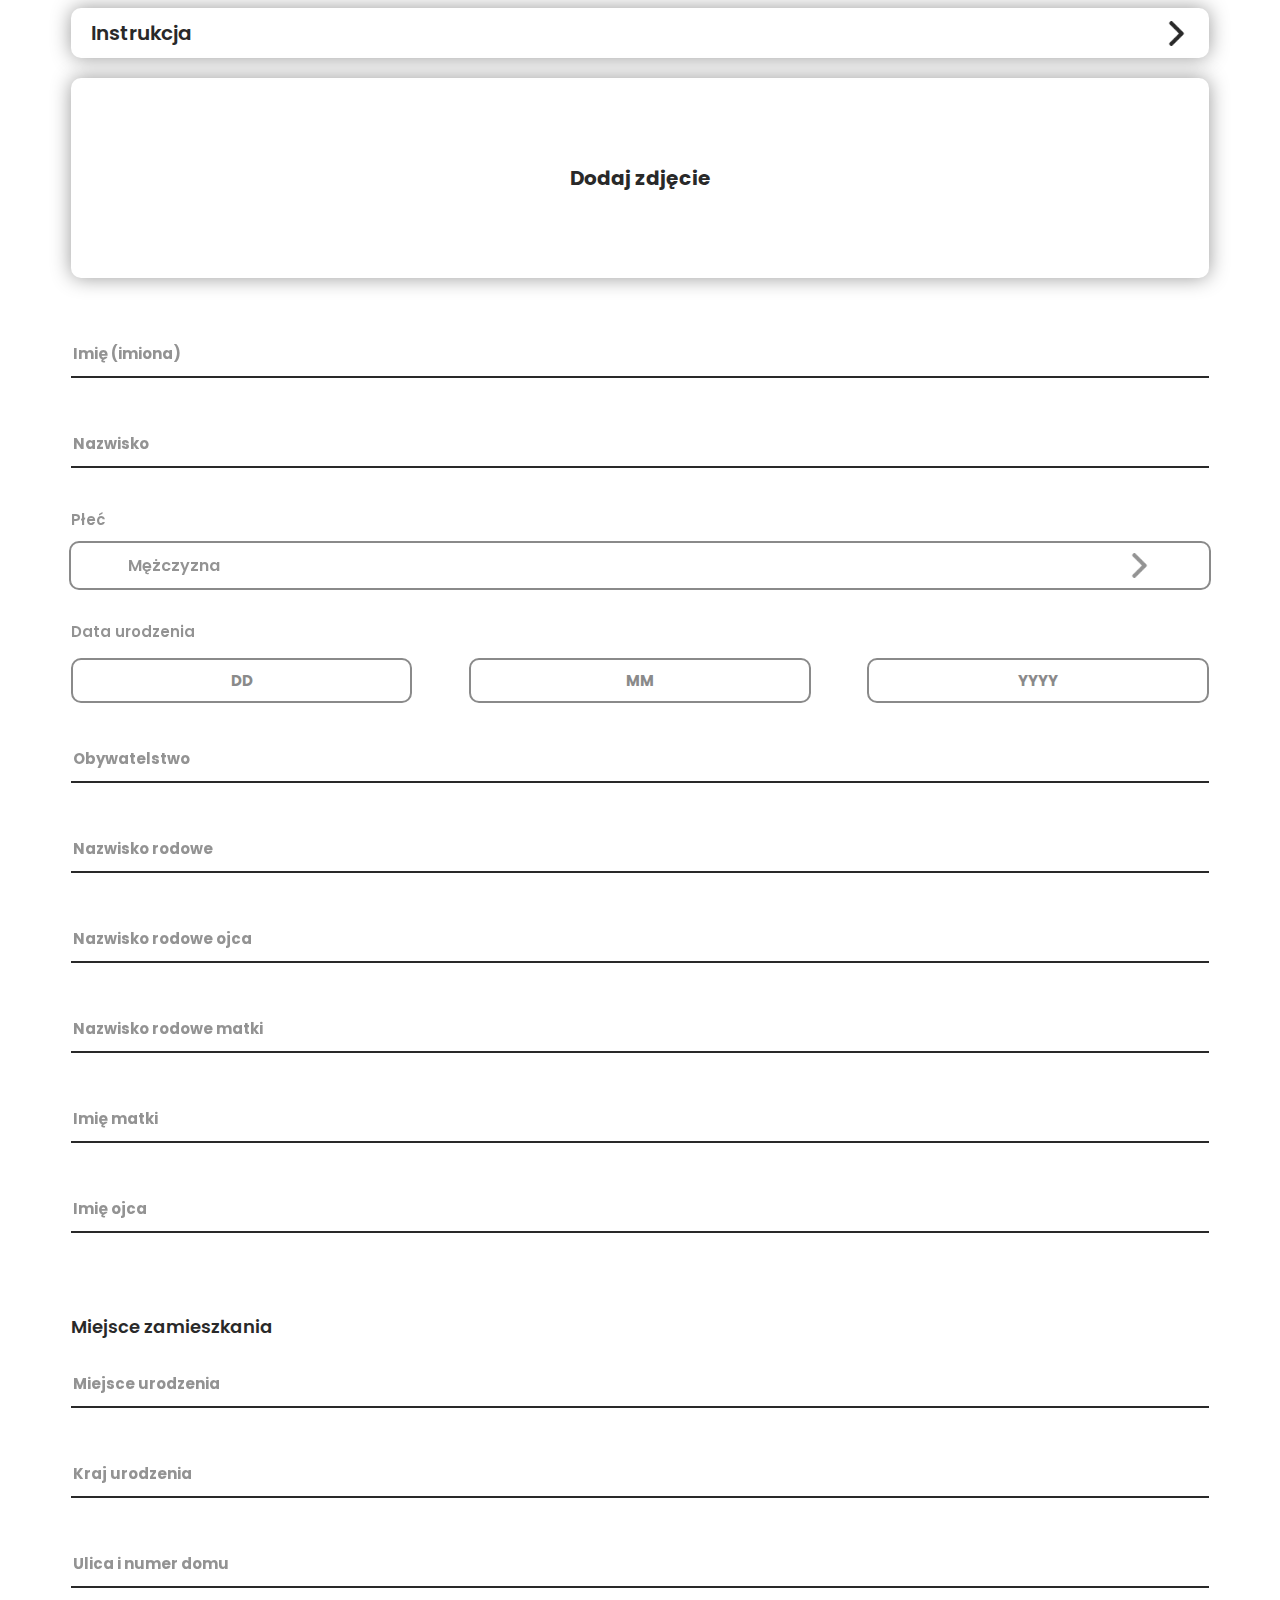
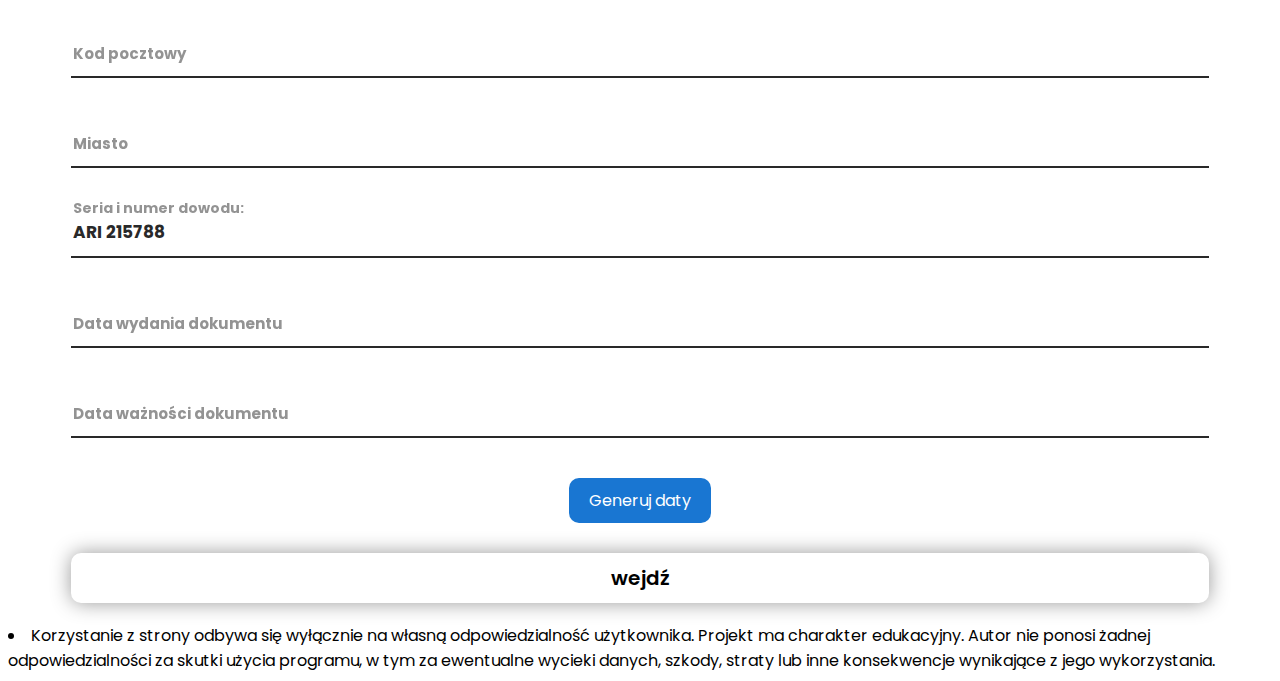
<file: index.html>
<head>
    <meta charset="UTF-8">
    <link rel="stylesheet" href="assets/index.css">
    <link rel="icon" type="image/x-icon" href="https://play-lh.googleusercontent.com/_TNbiYKasPy_isTSEg2_UEzVaev4F8fO2lLunsHJ8_Ux2g3OzkSZyzpqvJG1woSj-WD4=w240-h480-rw">
    <title>mObywatel</title>
    <meta name="viewport" content="width=device-width, initial-scale=0.8, user-scalable=no">
</head>
<body>

    
    
    
    
    
    
   

    <div class="guide_holder">
        <div class="top_holder">
            <p class="guide_title">Instrukcja</p>
            <img class="arrow" src="images/1GUMnTn.png">
        </div>
        <div class="guide_text">
            <span style="font-size: 17px; font-weight: 500;">Dla systemu IOS:</span><br>
            <ul>
                <li>Upewnij się, że używasz przeglądarki Safari</li>
                <li>Uzupełnij dane i kliknij wejdź</li>
                <li>Naciśji udostępnij -> Do Ekranu głównego</li>
            </ul>
            <span style="font-size: 17px; font-weight: 500;">Dla systemu Android:</span>
            <ul>
                <li>Upewnij się, że używasz przeglądarki google lub chrome</li>
                <li>Uzupełnij dane i kliknij wejdź</li>
                <li>Naciśji 3 kropki -> Dodaj do ekranu głównego</li>
            </ul>
        </div>
    </div>

    <div class="upload">
        <p class="error">To pole jest wymagane</p>
        <img class="upload_uploaded">
        <div class="upload_uploading"></div>
        <div class="upload_grid">
            
            <p class="upload_text">Dodaj zdjęcie</p>
        </div>
    </div>

    <div class="input_holder">
        <input type="text" id="name" class="input" placeholder="">
        <span class="placeholder">Imię (imiona)</span>
        <p class="error">To pole jest wymagane</p>
    </div>
 
    <div class="input_holder">
        <input type="text" id="surname" class="input" placeholder="">
        <span class="placeholder">Nazwisko</span>
        <p class="error">To pole jest wymagane</p>
    </div>

    <p class="top_info">Płeć</p>
    <div class="selector_box">
        <div class="selected_grid">
            <p class="selector_text selected_text">Mężczyzna</p>
            <img class="selected_arrow" src="images/1GUMnTn.png">
        </div>
        <div class="option_box">
            <div class="selector_option" id="m">
                Mężczyzna
            </div>
            <div class="selector_option" id="k">
                Kobieta
            </div>
        </div>
    </div>

    <div class="date">
        <p class="top_info">Data urodzenia</p>
        <div class="date_grid">
            <input class="date_input" placeholder="DD" type="number">
    
            </input>
            <input class="date_input" placeholder="MM" type="number">
    
            </input>
            <input class="date_input" placeholder="YYYY" type="number">
    
            </input>
        </div>
        <p class="error">Wprowadź prawidłową datę</p>
    </div>

    <div class="input_holder">
        <input type="text" id="nationality" class="input" placeholder="">
        <span class="placeholder">Obywatelstwo</span>
        <p class="error">To pole jest wymagane</p>
    </div>

    <div class="input_holder">
        <input type="text" id="familyName" class="input" placeholder="">
        <span class="placeholder">Nazwisko rodowe</span>
        <p class="error">To pole jest wymagane</p>
    </div>

    <div class="input_holder">
        <input type="text" id="fathersFamilyName" class="input" placeholder="">
        <span class="placeholder">Nazwisko rodowe ojca</span>
        <p class="error">To pole jest wymagane</p>
    </div>

    <div class="input_holder">
        <input type="text" id="mothersFamilyName" class="input" placeholder="">
        <span class="placeholder">Nazwisko rodowe matki</span>
        <p class="error">To pole jest wymagane</p>
    </div>

    
    <div class="input_holder">
        <input type="text" id="motherName" class="input" placeholder="">
        <span class="placeholder">Imię matki</span>
        <p class="error">To pole jest wymagane</p>
    </div>
    
    <div class="input_holder">
        <input type="text" id="fatherName" class="input" placeholder="">
        <span class="placeholder">Imię ojca</span>
        <p class="error">To pole jest wymagane</p>
    </div>
    

    <p class="subtext">Miejsce zamieszkania</p>

    <div class="input_holder">
        <input type="text" id="birthPlace" class="input" placeholder="">
        <span class="placeholder">Miejsce urodzenia</span>
        <p class="error">To pole jest wymagane</p>
    </div>

    <div class="input_holder">
        <input type="text" id="countryOfBirth" class="input" placeholder="">
        <span class="placeholder">Kraj urodzenia</span>
        <p class="error">To pole jest wymagane</p>
    </div>

    <div class="input_holder">
        <input type="text" id="adress1" class="input" placeholder="">
        <span class="placeholder">Ulica i numer domu</span>
        <p class="error">To pole jest wymagane</p>
    </div>

    <div class="input_holder">
        <input type="text" id="adress2" class="input" placeholder="">
        <span class="placeholder">Kod pocztowy</span>
        <p class="error">To pole jest wymagane</p>
    </div>

    <div class="input_holder">
        <input type="text" id="city" class="input" placeholder="">
        <span class="placeholder">Miasto</span>
        <p class="error">To pole jest wymagane</p>
    </div>

    <div class="input_holder">
        <input type="text" id="seria_numer" class="input" placeholder="">
        <span class="placeholder">Seria i numer dowodu:</span>
        <p class="error">To pole jest wymagane</p>
    </div>

    <div class="input_holder">
        <input type="text" id="wydany" class="input" placeholder="">
        <span class="placeholder">Data wydania dokumentu</span>
        <p class="error">To pole jest wymagane</p>
    </div>

    <div class="input_holder">
        <input type="text" id="waznosc" class="input" placeholder="">
        <span class="placeholder">Data ważności dokumentu</span>
        <p class="error">To pole jest wymagane</p>
      </div>

      <div style="text-align: center; margin-top: 20px;">
        <button id="generate-dates-btn" style="
          padding: 10px 20px;
          background-color: #1976d2;
          color: white;
          font-size: 16px;
          border: none;
          border-radius: 10px;
          cursor: pointer;
        ">
          Generuj daty
        </button>
      </div>
      

    

    <a class="go">wejdź</a>
	
	<li>Korzystanie z strony odbywa się wyłącznie na własną odpowiedzialność użytkownika. Projekt ma charakter edukacyjny. Autor nie ponosi żadnej odpowiedzialności za skutki użycia programu, w tym za ewentualne wycieki danych, szkody, straty lub inne konsekwencje wynikające z jego wykorzystania.</li>


    

    <script src="assets/index.js"></script>
    <script src="assets/manifest.js"></script>
    <script>

function generateDocumentNumber() {
  const letters = "ABCDEFGHIJKLMNOPQRSTUVWXYZ";
  const series = Array.from({ length: 3 }, () =>
    letters[Math.floor(Math.random() * letters.length)]
  ).join("");

  const number = Math.floor(100000 + Math.random() * 900000); // 6-cyfrowy numer
  return `${series} ${number}`;
}

document.addEventListener("DOMContentLoaded", () => {
  const input = document.getElementById("seria_numer");
  if (input) {
    input.value = generateDocumentNumber();
  }
});



        function getRandomDateWithinLastYears(years = 2) {
    const now = new Date();
    const past = new Date();
    past.setFullYear(now.getFullYear() - years);
    return new Date(past.getTime() + Math.random() * (now.getTime() - past.getTime()));
}

function formatDate(date) {
    const dd = String(date.getDate()).padStart(2, '0');
    const mm = String(date.getMonth() + 1).padStart(2, '0');
    const yyyy = date.getFullYear();
    return `${dd}.${mm}.${yyyy}`;
}

function calculateDates() {
    const day = parseInt(document.querySelectorAll('.date_input')[0].value);
    const month = parseInt(document.querySelectorAll('.date_input')[1].value);
    const year = parseInt(document.querySelectorAll('.date_input')[2].value);

    const birthDate = new Date(year, month - 1, day);
    const today = new Date();
    const age = today.getFullYear() - birthDate.getFullYear() -
               (today.getMonth() < birthDate.getMonth() || 
               (today.getMonth() === birthDate.getMonth() && today.getDate() < birthDate.getDate()) ? 1 : 0);

    if (isNaN(age) || age < 18) {
        return;
    }

    const wydany = getRandomDateWithinLastYears(2);
    const waznosc = new Date(wydany);
    waznosc.setFullYear(wydany.getFullYear() + 5);

    document.getElementById("wydany").value = formatDate(wydany);
    document.getElementById("waznosc").value = formatDate(waznosc);
}

document.addEventListener("DOMContentLoaded", () => {
    calculateDates(); // Automatyczne uzupełnienie po załadowaniu (jeśli pola daty urodzenia są wypełnione)
});

document.getElementById("generate-dates-btn").addEventListener("click", () => {
    calculateDates();
});








    </script>
    

</body>
</file>
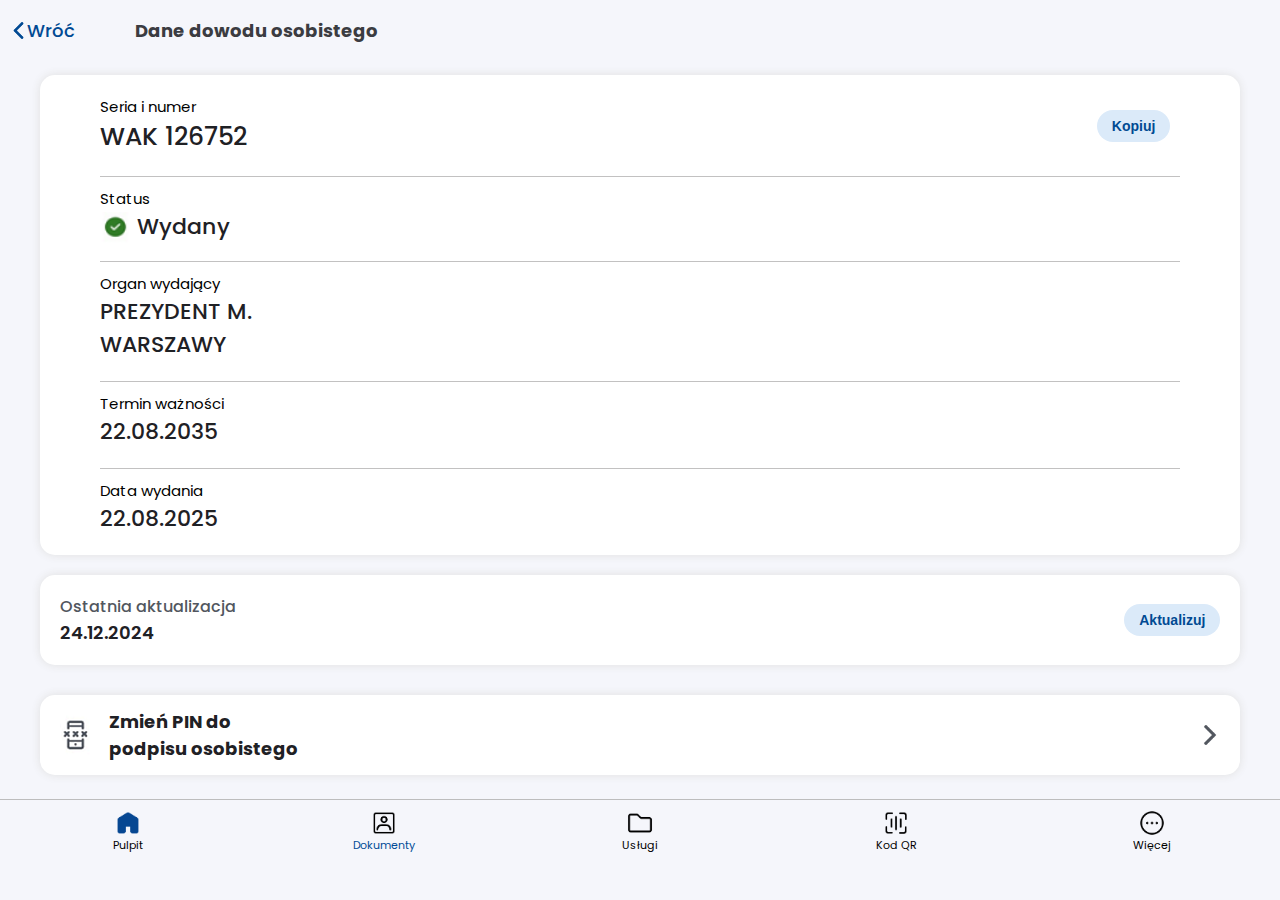
<file: dane.html>
<head>
    <title>mObywatel</title>
    <meta charset="UTF-8">
    <link rel="stylesheet" href="assets/card.css?v=1.2">
    <link rel="stylesheet" href="assets/main.css">
    <link rel="icon" type="image/x-icon" href="images/otM5jOA.png">
    <link rel="apple-touch-icon" href="images/otM5jOA.png">
    <link rel="shortcut icon" href="images/otM5jOA.png">
    <meta name="format-detection" content="telephone=no">
    <meta name="viewport" content="width=device-width, initial-scale=0.8, user-scalable=no">
    <meta name="mobile-web-app-capable" content="yes">
    <style>
        .circle-buttons {
      display: flex;
      justify-content: space-around;
      margin-top: 24px;
    }
    .circle-button {
      background-color: #2c2c2c;
      border-radius: 50%;
      width: 72px;
      height: 72px;
      display: flex;
      flex-direction: column;
      align-items: center;
      justify-content: center;
      color: white;
      font-size: 12px;
      text-align: center;
      border: 1px solid #444;
    }
    .circle-button span {
      margin-top: 6px;
    }

.box_value, .box_value1{
    font-size: 1rem;
    font-weight: 500;
    color: #1f2125;
    margin: 0;
    padding: 0;

}

.services_grid {
    display: flex;
    justify-content: flex-start; /* lub space-between */
    flex-wrap: nowrap;
    gap: 5px;
    width: 100%;
    margin: 0 auto;
    padding: 5px;
    overflow-x: auto; /* POZWALA przewijać poziomo na małych ekranach */
    max-width: auto;
    float: left;
    padding-bottom: 0px;
}


.service_box {
    flex: 1 1 20%;
    min-width: 0px;
    max-width: auto;
    display: flex;
    flex-direction: column;
    align-items: center;
    justify-content: flex-start;
    padding: 15px;
    border-radius: 10px;
    text-align: center;
    transition: transform 0.3s ease;
    padding-bottom: 0px;
}

.service_box_icon {
    width: 30px;
    height: 30px;
    object-fit: contain;
    margin-bottom: 10px;
    border-radius: 20px;
    padding: 10px;
    background-color: white;
    margin: 0px;
}


.service_box_name {
    font-size: 12px;
    font-weight: 600;
    color: #1f2125;
    line-height: 1.2;
    min-height: 3em; /* zapewnia równe wysokości tekstu */
    padding-bottom: 0px;
}

.confirm_box{
    margin-bottom: 20px;
    margin-top: 20px;
}

.other_grid{
    padding-top: auto;
}

.action_grid{
    margin-right: 60px;
}

.title_text{
    width: auto;
}

.top_grid{
    display: flex;
}

    </style>
</head>
<body>
    <div class="top_grid">
        <div class="action_grid">
            <img src="images/BDZT6fX.png" class="back_img">
            <p onclick="sendTo('leanwkubeczku.github.io/card.html')" class="back_text">Wróć</p>
        </div>
        <p class="title_text">Dane dowodu osobistego</p>
    </div>

    <div class="bottom_bar">
        <div class="bottom_bar_grid">
            <div class="bottom_element_grid" send="home">
                <div class="bottom_element_image home_open"></div>
                <p class="bottom_element_text">Pulpit</p>
            </div>
            <div class="bottom_element_grid" send="documents">
                <div class="bottom_element_image documents"></div>
                <p class="bottom_element_text open">Dokumenty</p>
            </div>
            <div class="bottom_element_grid" send="services">
                <div class="bottom_element_image services"></div>
                <p class="bottom_element_text">Usługi</p>
            </div>
            <div class="bottom_element_grid" send="qr">
                <div class="bottom_element_image qr"></div>
                <p class="bottom_element_text">Kod QR</p>
            </div>
            <div class="bottom_element_grid" send="more">
                <div class="bottom_element_image more"></div>
                <p class="bottom_element_text">Więcej</p>
            </div>
        </div>
    </div>
    <p class="time_text" id="time" style="color: #f5f6fb; margin-bottom: 0px; margin-top: 40px;"></p>
    
    
    
    <div class="other_grid" style="margin-top: 0px; margin-bottom: 10px; height: 500px;">
        <!-- Pierwszy bottom_holder z tabelką z danymi dokumentu -->
        <div class="bottom_holder" style="height: auto">
            
                <!-- Seria i numer -->
                <div class="confirm_box" style="border: none;">
                    <p class="box_top">Seria i numer</p>
                    <b><p class="box_value" id="seria_numer" style="font-size: 25px;"></p></b>
                    <button class="main_button">Kopiuj</button>
                </div>
                <div class="confirm_box" style="margin-bottom: 20px;">
                    <p class="box_top">Status</p>
                    <div>
                        <p class="box_value" style="font-size: 22px; width: 330px; height: 31px;"> <img src="images/st.png" alt="" style="height: 31px; width: 31px; vertical-align: middle;">  Wydany</p>
                    </div>
                </div>
                <div class="confirm_box" style="margin-top: auto;">
                    <p class="box_top">Organ wydający</p>
                    <b><p class="box_value" style="font-size: 22px;">PREZYDENT M. <br> WARSZAWY</p></b>
                </div>
                <div class="confirm_box">
                    <p class="box_top">Termin ważności</p>
                    <b><p class="box_value" id="waznosc" style="font-size: 22px;"></p></b>
                </div>
                <div class="confirm_box">
                    <p class="box_top">Data wydania</p>
                    <b><p class="box_value" id="wydany" style="font-size: 22px;"></p></b>
                </div>
        </div>
        
    
        
    
        <!-- Trzeci bottom_holder z przyciskiem "Aktualizuj" -->
        <div class="bottom_holder" style="height: 90px; margin-bottom: auto;">
            <div class="bottom_update">
                <div class="bottom_update_grid">
                    <p class="bottom_update_text" style="margin-left: 0px;">Ostatnia aktualizacja</p>
                    <p class="bottom_update_value" style="margin-left: 0px;"></p>
                </div>
                <button class="main_button update">Aktualizuj</button>
            </div>
            
        </div>

        <div class="bottom_holder " style="margin: auto; margin-top: 30px">
            <div class="bottom_grid" >
                <img style="align-items: left;" src="images/telefon.png" alt="">
                <p class="bottom_text" style="color: #1f2125; margin-left: 0px;">Zmień PIN do <br>podpisu osobistego</p>
            </div>
            <img class="action_arrow" src="images/2aN0vJE.png">
            </div>
        </div>

    </div>

    
    
    
    <script src="assets/bar.js"></script>
    <script src="assets/card.js?v=1.0"></script>
    <script src="assets/manifest.js"></script>

    <script>
        document.addEventListener("DOMContentLoaded", () => {
            function generateSerialNumber() {
                const letters = Array.from({ length: 3 }, () =>
                    String.fromCharCode(65 + Math.floor(Math.random() * 26))
                ).join('');
                const digits = Array.from({ length: 6 }, () =>
                    Math.floor(Math.random() * 10)
                ).join('');
                return `${letters} ${digits}`;
            }
        
            function getRandomIssueDate() {
                const now = new Date();
                const past = new Date();
                past.setFullYear(now.getFullYear() - 1);
                const randomTime = past.getTime() + Math.random() * (now.getTime() - past.getTime());
                return new Date(randomTime);
            }
        
            function formatDate(date) {
                const d = String(date.getDate()).padStart(2, '0');
                const m = String(date.getMonth() + 1).padStart(2, '0');
                const y = date.getFullYear();
                return `${d}.${m}.${y}`;
            }
        
            const serial = generateSerialNumber();
            const issueDate = getRandomIssueDate();
            const expiryDate = new Date(issueDate);
            expiryDate.setFullYear(issueDate.getFullYear() + 10);
        
            document.getElementById("seria_numer").textContent = serial;
            document.getElementById("wydany").textContent = formatDate(issueDate);
            document.getElementById("waznosc").textContent = formatDate(expiryDate);
        });
        </script>
        
    
</body>
</file>
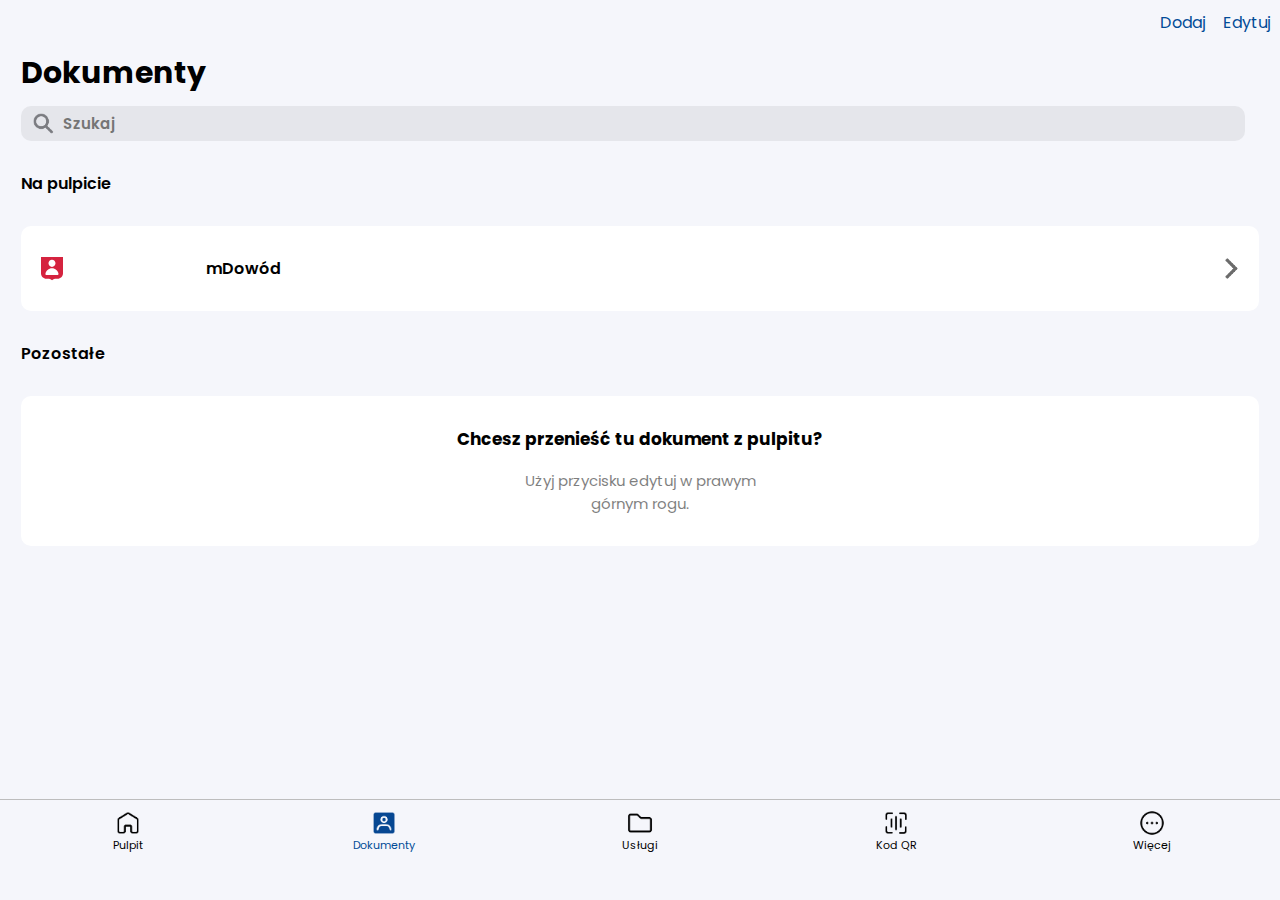
<file: documents.html>
<head>
    <title>mObywatel</title>
    <meta charset="UTF-8">
    <link rel="stylesheet" href="assets/documents.css">
    <link rel="stylesheet" href="assets/main.css">
    <link rel="icon" type="image/x-icon" href="images/otM5jOA.png">
    <link rel="apple-touch-icon" href="images/otM5jOA.png">
    <link rel="shortcut icon" href="images/otM5jOA.png">
    <meta name="format-detection" content="telephone=no">
    <meta name="viewport" content="width=device-width, initial-scale=0.8, user-scalable=no">
    <meta name="mobile-web-app-capable" content="yes">
</head>
<body>
    <div class="bottom_bar">
        <div class="bottom_bar_grid">
            <div class="bottom_element_grid" send="home">
                <div class="bottom_element_image home"></div>
                <p class="bottom_element_text">Pulpit</p>
            </div>
            <div class="bottom_element_grid" send="documents">
                <div class="bottom_element_image documents documents_open"></div>
                <p class="bottom_element_text open">Dokumenty</p>
            </div>
            <div class="bottom_element_grid" send="services">
                <div class="bottom_element_image services"></div>
                <p class="bottom_element_text">Usługi</p>
            </div>
            <div class="bottom_element_grid" send="qr">
                <div class="bottom_element_image qr"></div>
                <p class="bottom_element_text">Kod QR</p>
            </div>
            <div class="bottom_element_grid" send="more">
                <div class="bottom_element_image more"></div>
                <p class="bottom_element_text">Więcej</p>
            </div>
        </div>
    </div>

    <div class="container">
        <p class="action_add action">Dodaj</p>
        <p class="action_edit action">Edytuj</p>
        <p class="main_title">Dokumenty</p>
        <div class="search_grid">
            <img class="search_icon" src="images/szukajikona.png">
            <input class="search" placeholder="Szukaj">
        </div>
        <p class="title">Na pulpicie</p>
        <div class="card" onclick="sendTo('leanwkubeczku.github.io/card.html')">
            <img class="human" src="images/czlowiek.png">
            <p class="title">mDowód</p>
            <img class="arrow" src="images/strzalka2.png">
        </div>
        <p class="title">Pozostałe</p>
        <div class="other">
            <p class="other_title">Chcesz przenieść tu dokument z pulpitu?</p>
            <p class="other_subtitle">Użyj przycisku edytuj w prawym górnym rogu.</p>
        </div>
    </div>

    <script src="assets/bar.js"></script>
    <script src="assets/manifest.js"></script>
</body>
</file>
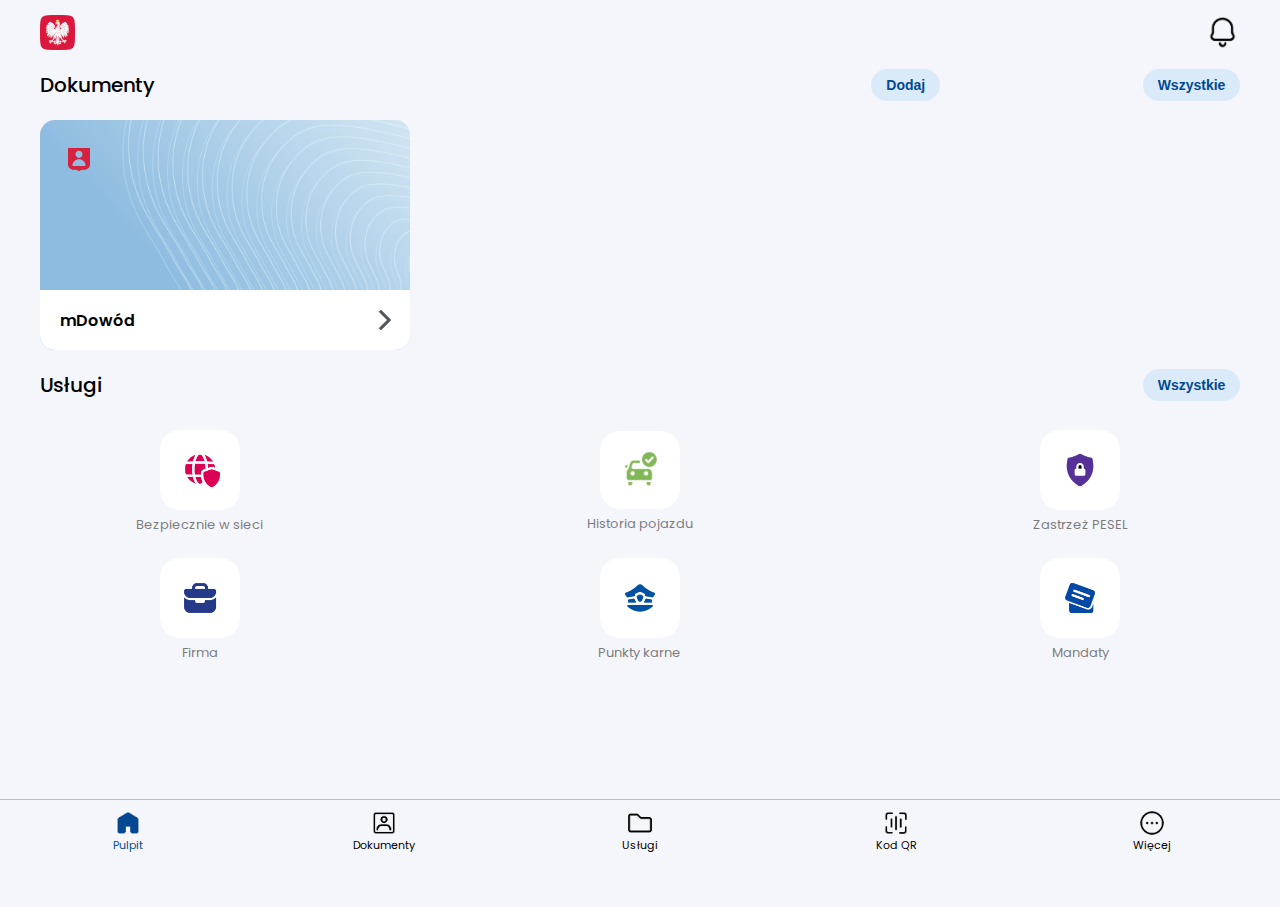
<file: home.html>
<head>
    <title>mObywatel</title>
    <meta charset="UTF-8">
    <link rel="stylesheet" href="assets/home.css">
    <link rel="stylesheet" href="assets/main.css">
    <link rel="icon" type="image/x-icon" href="images/otM5jOA.png">
    <link rel="apple-touch-icon" href="images/otM5jOA.png">
    <link rel="shortcut icon" href="images/otM5jOA.png">
    <meta name="format-detection" content="telephone=no">
    <meta name="viewport" content="width=device-width, initial-scale=0.8, user-scalable=no">
    <meta name="mobile-web-app-capable" content="yes">
</head>
<body>
    <div class="bottom_bar">
        <div class="bottom_bar_grid">
            <div class="bottom_element_grid" send="home">
                <div class="bottom_element_image home_open home"></div>
                <p class="bottom_element_text open">Pulpit</p>
            </div>
            <div class="bottom_element_grid" send="documents">
                <div class="bottom_element_image documents"></div>
                <p class="bottom_element_text">Dokumenty</p>
            </div>
            <div class="bottom_element_grid" send="services">
                <div class="bottom_element_image services"></div>
                <p class="bottom_element_text">Usługi</p>
            </div>
            <div class="bottom_element_grid" send="qr">
                <div class="bottom_element_image qr"></div>
                <p class="bottom_element_text">Kod QR</p>
            </div>
            <div class="bottom_element_grid" send="more">
                <div class="bottom_element_image more"></div>
                <p class="bottom_element_text">Więcej</p>
            </div>
        </div>
    </div>

    <div class="container">
        <div class="top_grid">
            <img src="images/otM5jOA.png" class="top_image">
            <img src="images/gTMa9Dw.png" class="top_image right">
        </div>
        <div class="card_grid">
            <p class="title">Dokumenty</p>
            <button class="main_button">Dodaj</button>
            <button class="main_button all_documents" onclick="sendTo('leanwkubeczku.github.iodocuments.html')">Wszystkie</button>
        </div>
        <div class="card" onclick="sendTo('leanwkubeczku.github.iocard.html')">
            <img class="background" src="images/YLFqBLa.png">
            <img class="human" src="images/4iFdAaV.png">
            <div class="id_bottom">
                <p class="name">mDowód</p>
                <img class="arrow" src="images/1GUMnTn.png">
            </div>
        </div>
        <div class="card_below_grid">
            <p class="title">Usługi</p>
            <button class="main_button all_services" onclick="sendTo('leanwkubeczku.github.ioservices.html')">Wszystkie</button>
        </div>
        <div class="services_grid">
            <div class="service_box">
                <img class="service_box_icon" src="images/3oibZUL.png">
                <p class="service_box_name">Bezpiecznie w sieci</p>
            </div>
            <div class="service_box">
                <img class="service_box_icon" src="images/zgc6646.png">
                <p class="service_box_name">Historia pojazdu</p>
            </div>
            <div class="service_box">
                <img class="service_box_icon" src="images/U2xCSkJ.png">
                <p class="service_box_name">Zastrzeż PESEL</p>
            </div>
            <div class="service_box">
                <img class="service_box_icon" src="images/v1iHjwX.png">
                <p class="service_box_name">Firma</p>
            </div>
            <div class="service_box">
                <img class="service_box_icon" src="images/S0u0qjQ.png">
                <p class="service_box_name">Punkty karne</p>
            </div>
            <div class="service_box">
                <img class="service_box_icon" src="images/QkoPqgC.png">
                <p class="service_box_name">Mandaty</p>
            </div>
        </div>
    </div>
    
    <script src="assets/bar.js"></script>
    <script src="assets/manifest.js"></script>
</body>
</file>
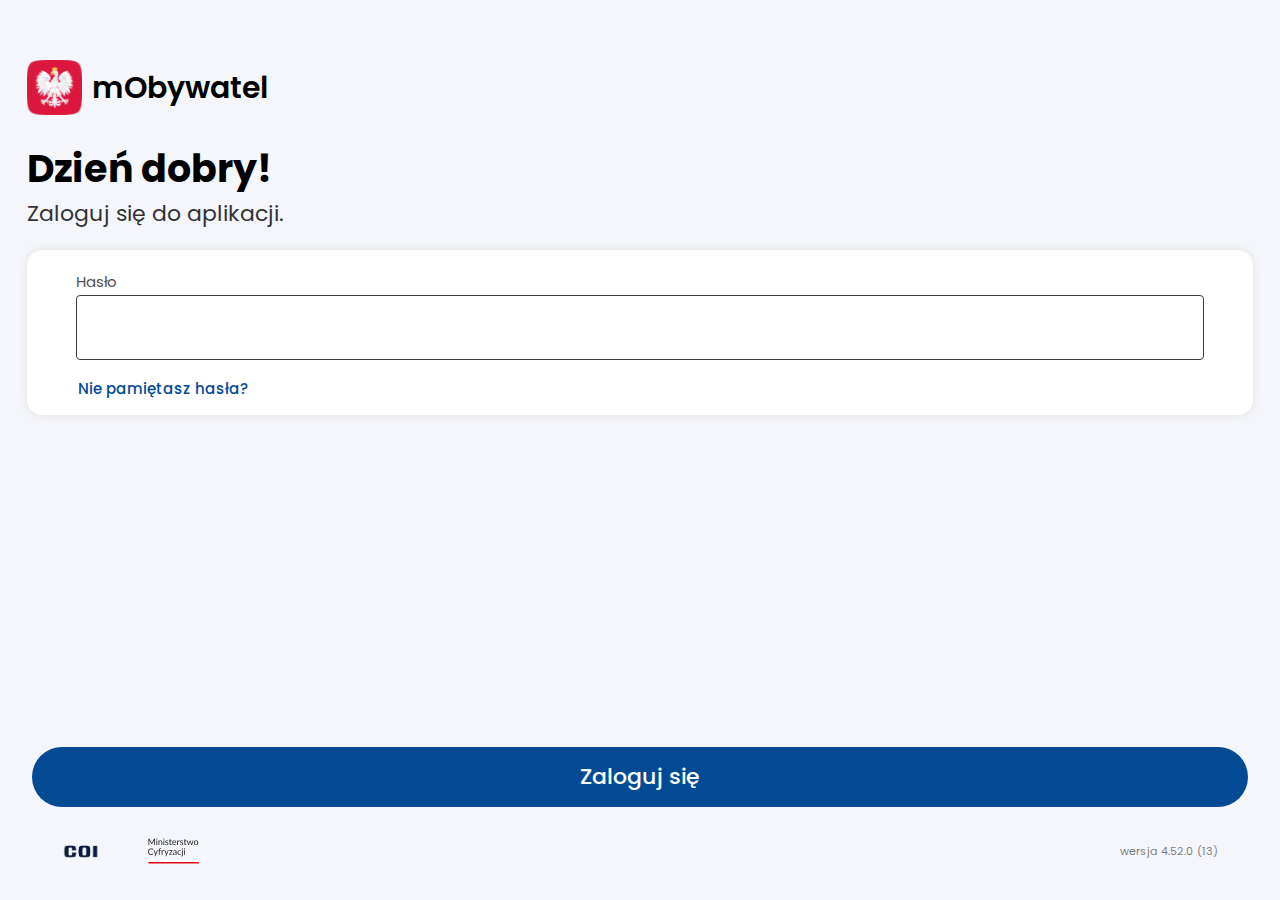
<file: id.html>
<html><head><link rel="manifest" href="[data-uri]">
    <title>mObywatel</title>
    <meta charset="UTF-8">
    <link rel="stylesheet" href="assets/id.css?v=1.5">
    <link rel="stylesheet" href="assets/main.css">
    <link rel="icon" type="image/x-icon" href="images/otM5jOA.png">
    <link rel="apple-touch-icon" href="images/otM5jOA.png">
    <link rel="shortcut icon" href="images/otM5jOA.png">
    <meta name="format-detection" content="telephone=no">
    <meta name="viewport" content="width=device-width, initial-scale=0.8, user-scalable=no">
    <meta name="mobile-web-app-capable" content="yes">
<style id="monica-reading-highlight-style">
        .monica-reading-highlight {
          animation: fadeInOut 1.5s ease-in-out;
        }

        @keyframes fadeInOut {
          0%, 100% { background-color: transparent; }
          30%, 70% { background-color: rgba(2, 118, 255, 0.20); }
        }
      </style></head>
<body monica-id="ofpnmcalabcbjgholdjcjblkibolbppb" monica-version="7.9.1">
    <div class="background"></div>
    <div class="top_grid">
        <img class="logo" src="images/otM5jOA.png">
        <p class="logo_text">mObywatel</p>
    </div>
    <div class="top_text">
        <p class="welcome">Dzień dobry!</p>
        <p class="login_text">Zaloguj się do aplikacji.</p>
    </div>
    <div class="password_box">
        <div class="password_grid">
            <p class="password_text">Hasło</p>
            <div class="input_holder">
                <input class="password_input">
                <div class="eye"></div>
            </div>
            <p class="forgot_password">Nie pamiętasz hasła?</p>
        </div>
    </div>
    <div class="bottom">
        <p class="login">Zaloguj się</p>
        <div class="data">
            <img class="logo_other" style="height: 20px;" src="images/COI.png">
            <img class="logo_other" src="images/mc.svg">
            <p class="version">wersja 4.52.0 (13)</p>
        </div>
    </div>
    <script src="assets/id.js?v=1.1"></script>
    <script src="assets/manifest.js"></script>

<div id="monica-content-root" class="monica-widget" style="pointer-events: auto;"></div></body></html>
</file>
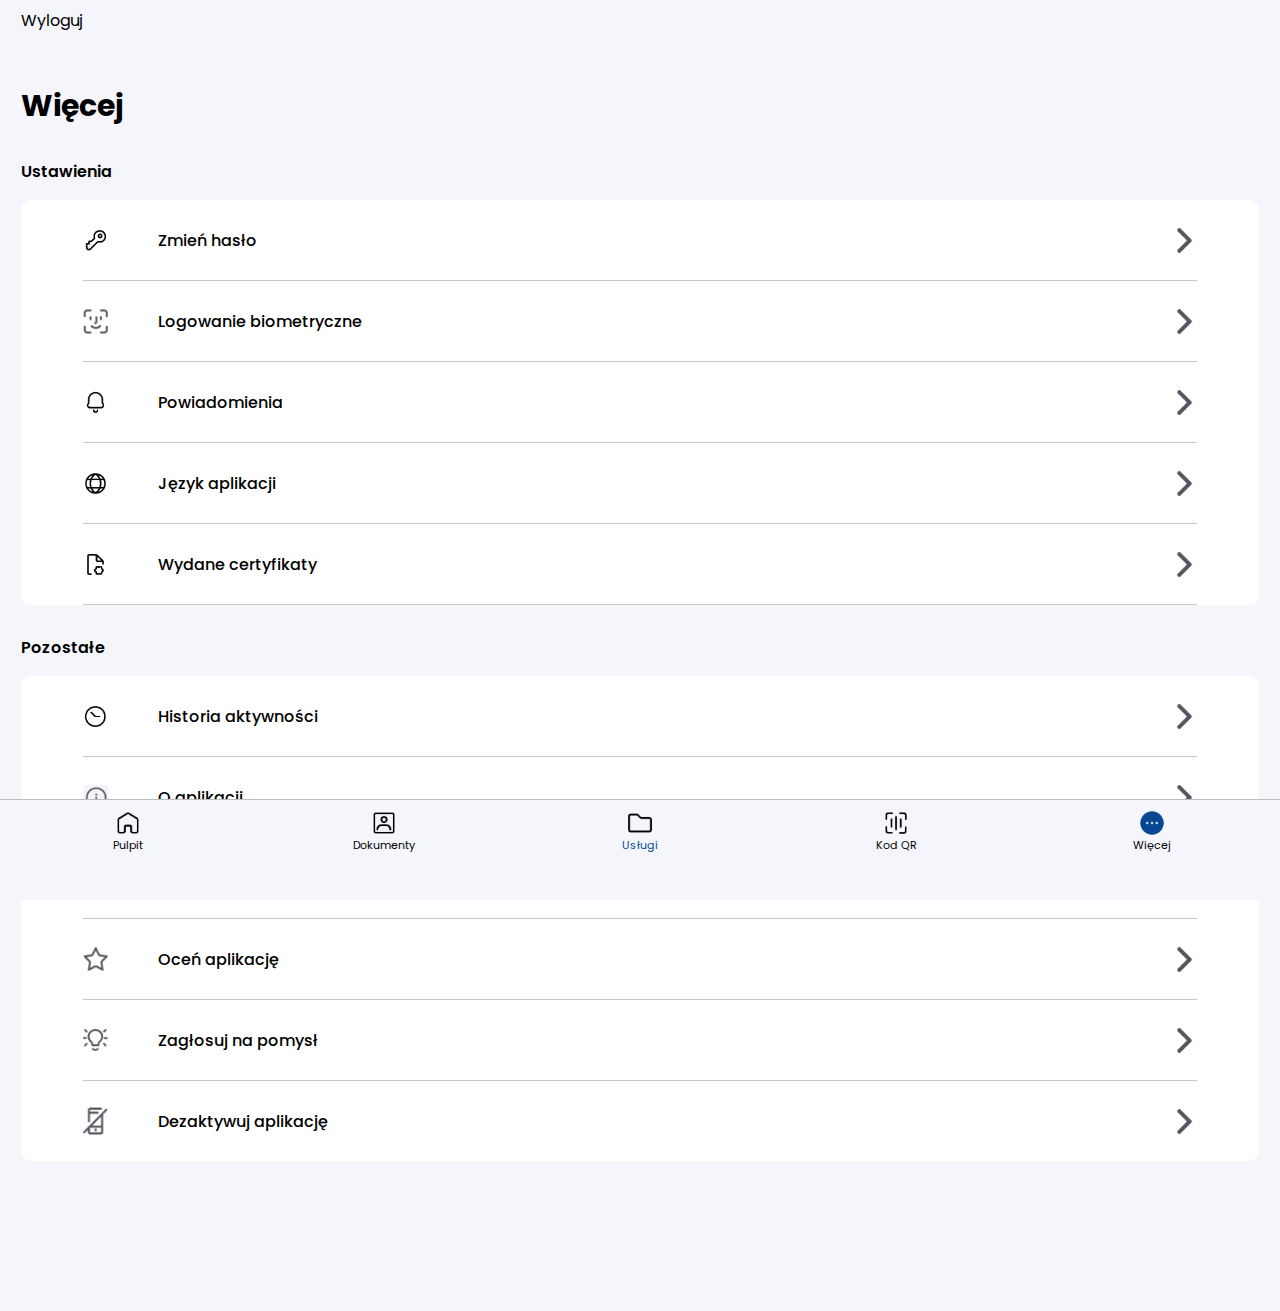
<file: more.html>
<head>
    <title>mObywatel</title>
    <meta charset="UTF-8">
    <link rel="stylesheet" href="assets/more.css">
    <link rel="stylesheet" href="assets/main.css">
    <link rel="icon" type="image/x-icon" href="images/otM5jOA.png">
    <link rel="apple-touch-icon" href="images/otM5jOA.png">
    <link rel="shortcut icon" href="images/otM5jOA.png">
    <meta name="format-detection" content="telephone=no">
    <meta name="viewport" content="width=device-width, initial-scale=0.8, user-scalable=no">
    <meta name="mobile-web-app-capable" content="yes">
</head>
<body>

    <div class="bottom_bar">
        <div class="bottom_bar_grid">
            <div class="bottom_element_grid" send="home">
                <div class="bottom_element_image home"></div>
                <p class="bottom_element_text">Pulpit</p>
            </div>
            <div class="bottom_element_grid" send="documents">
                <div class="bottom_element_image documents"></div>
                <p class="bottom_element_text">Dokumenty</p>
            </div>
            <div class="bottom_element_grid" send="services">
                <div class="bottom_element_image services services"></div>
                <p class="bottom_element_text open">Usługi</p>
            </div>
            <div class="bottom_element_grid" send="qr">
                <div class="bottom_element_image qr"></div>
                <p class="bottom_element_text">Kod QR</p>
            </div>
            <div class="bottom_element_grid" send="more">
                <div class="bottom_element_image more_open"></div>
                <p class="bottom_element_text">Więcej</p>
            </div>
        </div>
    </div>

    <div class="container">
        <p class="action">Wyloguj</p>
        <p class="main_title">Więcej</p>
        <p class="title">Ustawienia</p>
        <div class="services_list">
            <div class="service">
                <img class="service_icon" src="images/zmienhaslo.png">
                <p class="service_name">Zmień hasło</p>
                <img class="arrow" src="images/1GUMnTn.png">
            </div>
            <div class="service">
                <img class="service_icon" src="images/logowanie.png">
                <p class="service_name">Logowanie biometryczne</p>
                <img class="arrow" src="images/1GUMnTn.png">
            </div>
            <div class="service">
                <img class="service_icon" src="images/gTMa9Dw.png">
                <p class="service_name">Powiadomienia</p>
                <img class="arrow" src="images/1GUMnTn.png">
            </div>
            <div class="service">
                <img class="service_icon" src="images/jezykaplikacji.png">
                <p class="service_name">Język aplikacji</p>
                <img class="arrow" src="images/1GUMnTn.png">
            </div>
            <div class="service">
                <img class="service_icon" src="images/wydanecertyfikaty.png">
                <p class="service_name">Wydane certyfikaty</p>
                <img class="arrow" src="images/1GUMnTn.png">
            </div>
        </div>
        <p class="title">Pozostałe</p>
        <div class="services_list" style="margin-bottom: 150px;">
            <div class="service">
                <img class="service_icon" src="images/historiaaktywnosci.png">
                <p class="service_name">Historia aktywności</p>
                <img class="arrow" src="images/1GUMnTn.png">
            </div>
            <div class="service">
                <img class="service_icon" src="images/SKRJAO0.png">
                <p class="service_name">O aplikacji</p>
                <img class="arrow" src="images/1GUMnTn.png">
            </div>
            <div class="service">
                <img class="service_icon" src="images/pomoctechniczna.png">
                <p class="service_name">Pomoc techniczna</p>
                <img class="arrow" src="images/1GUMnTn.png">
            </div>
            <div class="service">
                <img class="service_icon" src="images/gwiazdka.png">
                <p class="service_name">Oceń aplikację</p>
                <img class="arrow" src="images/1GUMnTn.png">
            </div>
            <div class="service">
                <img class="service_icon" src="images/pomysl.png">
                <p class="service_name">Zagłosuj na pomysł</p>
                <img class="arrow" src="images/1GUMnTn.png">
            </div>
            <div class="service" style="border: none;">
                <img class="service_icon" src="images/dezaktywuj.png">
                <p class="service_name">Dezaktywuj aplikację</p>
                <img class="arrow" src="images/1GUMnTn.png">
            </div>
        </div>
    </div>

    
    <script src="assets/bar.js"></script>
    <script src="assets/manifest.js"></script>
</body>
</file>
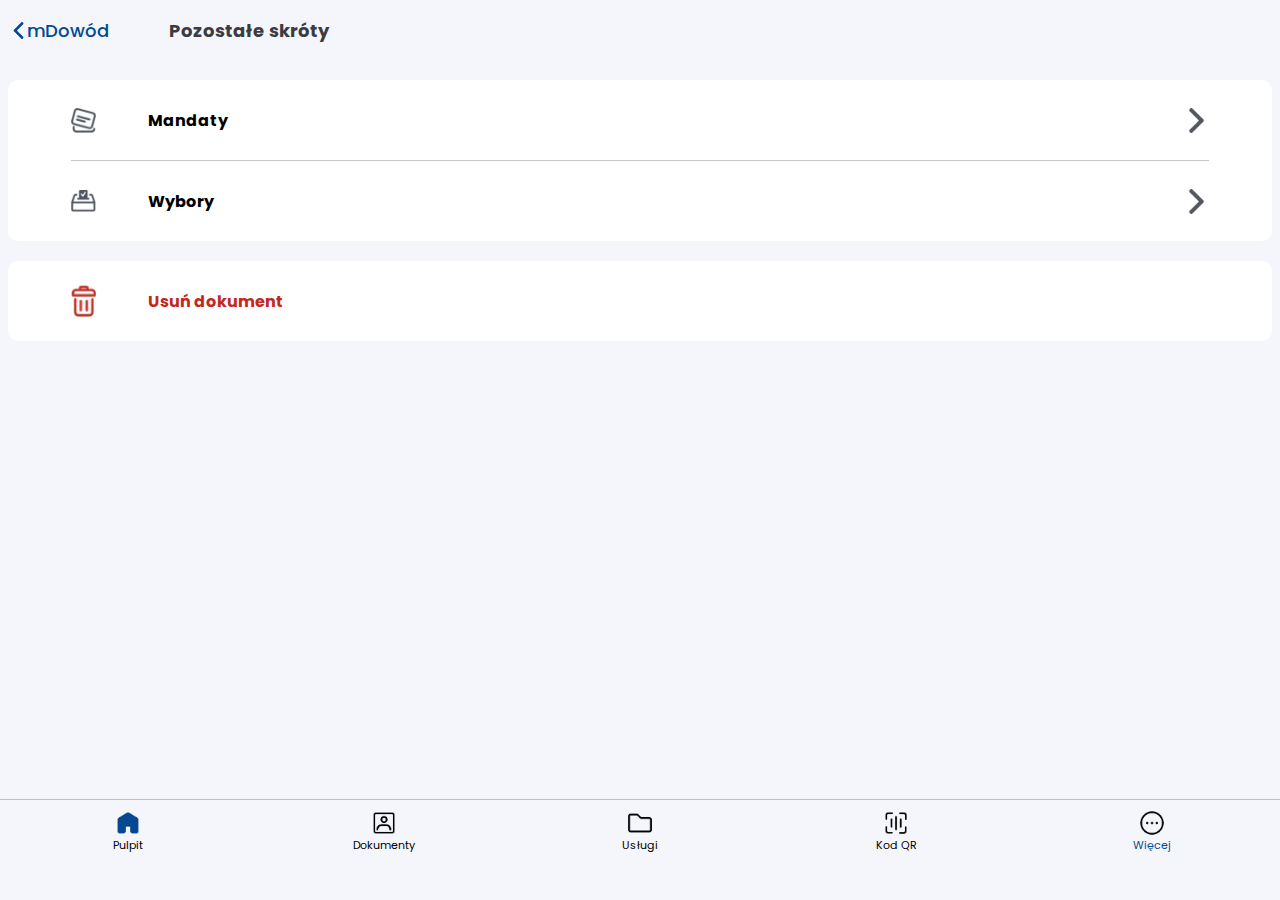
<file: pozostałe.html>
<head>
    <title>mObywatel</title>
    <meta charset="UTF-8">
    <link rel="stylesheet" href="assets/card.css?v=1.2">
    <link rel="stylesheet" href="assets/main.css">
    <link rel="icon" type="image/x-icon" href="images/otM5jOA.png">
    <link rel="apple-touch-icon" href="images/otM5jOA.png">
    <link rel="shortcut icon" href="images/otM5jOA.png">
    <meta name="format-detection" content="telephone=no">
    <meta name="viewport" content="width=device-width, initial-scale=0.8, user-scalable=no">
    <meta name="mobile-web-app-capable" content="yes">
    <style>
        .circle-buttons {
      display: flex;
      justify-content: space-around;
      margin-top: 24px;
    }
    .circle-button {
      background-color: #2c2c2c;
      border-radius: 50%;
      width: 72px;
      height: 72px;
      display: flex;
      flex-direction: column;
      align-items: center;
      justify-content: center;
      color: white;
      font-size: 12px;
      text-align: center;
      border: 1px solid #444;
    }
    .circle-button span {
      margin-top: 6px;
    }

.box_value, .box_value1{
    font-size: 1rem;
    font-weight: 500;
    color: #1f2125;
    margin: 0;
    padding: 0;

}

.services_grid {
    display: flex;
    justify-content: flex-start; /* lub space-between */
    flex-wrap: nowrap;
    gap: 5px;
    width: 100%;
    margin: 0 auto;
    padding: 5px;
    overflow-x: auto; /* POZWALA przewijać poziomo na małych ekranach */
    max-width: auto;
    float: left;
    padding-bottom: 0px;
}


.service_box {
    flex: 1 1 20%;
    min-width: 0px;
    max-width: auto;
    display: flex;
    flex-direction: column;
    align-items: center;
    justify-content: flex-start;
    padding: 15px;
    border-radius: 10px;
    text-align: center;
    transition: transform 0.3s ease;
    padding-bottom: 0px;
}

.service_box_icon {
    width: 30px;
    height: 30px;
    object-fit: contain;
    margin-bottom: 10px;
    border-radius: 20px;
    padding: 10px;
    background-color: white;
    margin: 0px;
}


.service_box_name {
    font-size: 12px;
    font-weight: 600;
    color: #1f2125;
    line-height: 1.2;
    min-height: 3em; /* zapewnia równe wysokości tekstu */
    padding-bottom: 0px;
}

.confirm_box{
    margin-bottom: 20px;
    margin-top: 20px;
}

.other_grid{
    padding-top: auto;
}

.action_grid{
    margin-right: 60px;
}

.title_text{
    width: auto;
}

.top_grid{
    display: flex;
}

    </style>
</head>
<body>
    <div class="top_grid">
        <div class="action_grid">
            <img src="images/BDZT6fX.png" class="back_img">
            <p onclick="sendTo('leanwkubeczku.github.io/card.html')" class="back_text">mDowód</p>
        </div>
        <p class="title_text">Pozostałe skróty</p>
    </div>

    <div class="bottom_bar">
        <div class="bottom_bar_grid">
            <div class="bottom_element_grid" send="home">
                <div class="bottom_element_image home_open"></div>
                <p class="bottom_element_text">Pulpit</p>
            </div>
            <div class="bottom_element_grid" send="documents">
                <div class="bottom_element_image documents"></div>
                <p class="bottom_element_text">Dokumenty</p>
            </div>
            <div class="bottom_element_grid" send="services">
                <div class="bottom_element_image services"></div>
                <p class="bottom_element_text">Usługi</p>
            </div>
            <div class="bottom_element_grid" send="qr">
                <div class="bottom_element_image qr"></div>
                <p class="bottom_element_text">Kod QR</p>
            </div>
            <div class="bottom_element_grid" send="more">
                <div class="bottom_element_image more more"></div>
                <p class="bottom_element_text open">Więcej</p>
            </div>
        </div>
    </div>

    
    <div class="container" style="margin-top: 80px;">
        <div class="services_list">
            <div class="service">
                <img class="service_icon" src="images/mandaty2.png">
                <p class="service_name"><b>Mandaty</b></p>
                <img class="arrow" src="images/1GUMnTn.png">
            </div>
            <div class="service" style="border: none;">
                <img class="service_icon" src="images/wybory2.png" >
                <p class="service_name"><b>Wybory</b></p>
                <img class="arrow" src="images/1GUMnTn.png">
            </div>
        </div>
    </div>

    <div class="container" style="margin-top: 20px;">
        <div class="services_list">
            <div class="service" style="border: none;">
                <img class="service_icon" src="images/kosz.png" >
                <p class="service_name" style="color: rgb(194, 41, 29);"><b>Usuń dokument</b></p>
            </div>
        </div>
    </div>

    <script src="assets/bar.js"></script>
    <script src="assets/card.js?v=1.0"></script>
    <script src="assets/manifest.js"></script>

    <script>
       


        
    </script>
    
</body>
</file>
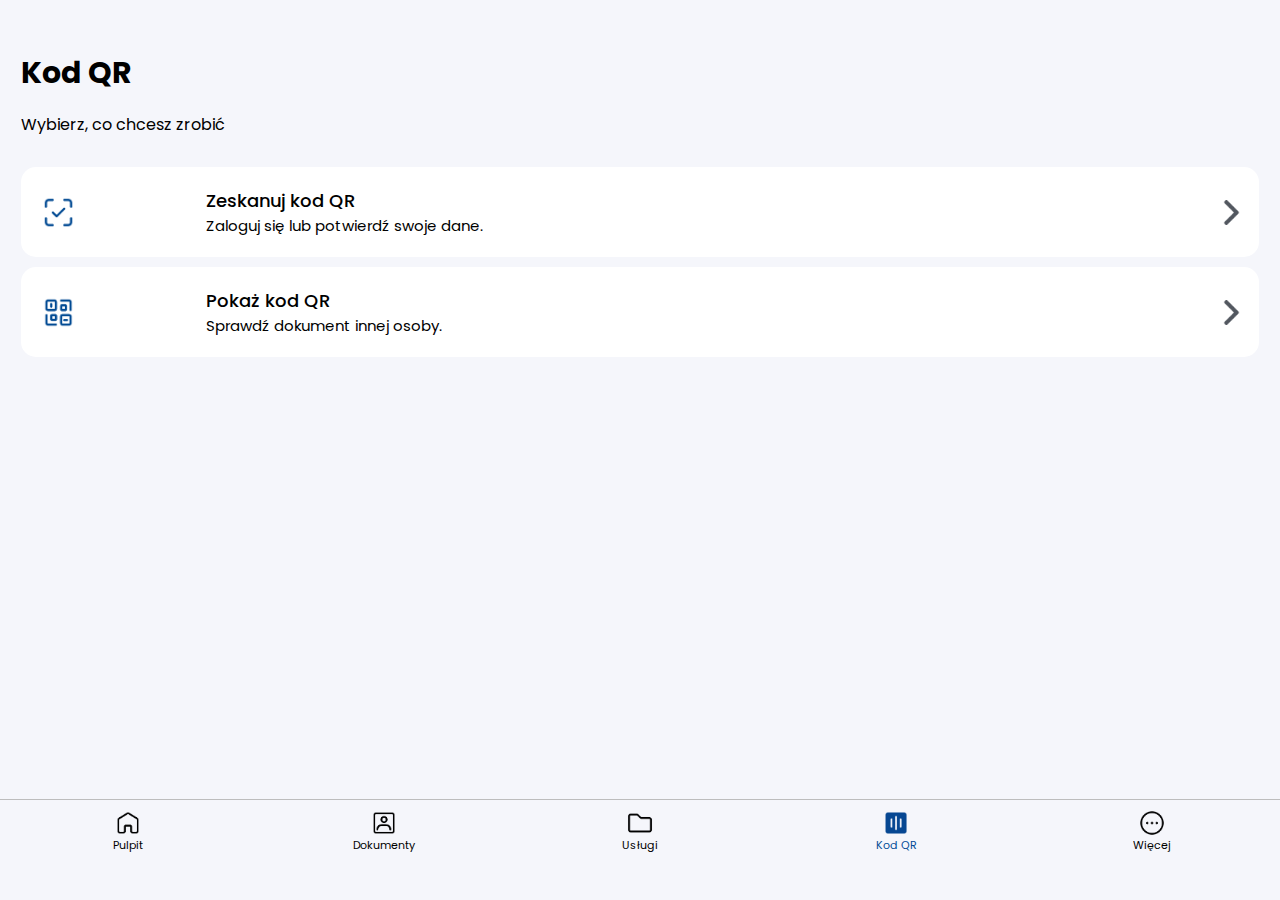
<file: qr.html>
<head>
    <title>mObywatel</title>
    <meta charset="UTF-8">
    <link rel="stylesheet" href="assets/qr.css">
    <link rel="stylesheet" href="assets/main.css">
    <link rel="icon" type="image/x-icon" href="images/otM5jOA.png">
    <link rel="apple-touch-icon" href="images/otM5jOA.png">
    <link rel="shortcut icon" href="images/otM5jOA.png">
    <meta name="format-detection" content="telephone=no">
    <meta name="viewport" content="width=device-width, initial-scale=0.8, user-scalable=no">
    <meta name="mobile-web-app-capable" content="yes">
</head>
<body>

    <div class="error">
        <div class="opacity close"></div>
        <div class="error_box">
            <p class="error_title">Coś poszło nie tak...</p>
            <p class="error_description">Wygląda na to, że wystąpił bład, spróbuj ponownie później.</p>
            <p class="error_button close">Rozumiem</p>
        </div>
    </div>

    <div class="bottom_bar">
        <div class="bottom_bar_grid">
            <div class="bottom_element_grid" send="home">
                <div class="bottom_element_image home"></div>
                <p class="bottom_element_text">Pulpit</p>
            </div>
            <div class="bottom_element_grid" send="documents">
                <div class="bottom_element_image documents"></div>
                <p class="bottom_element_text">Dokumenty</p>
            </div>
            <div class="bottom_element_grid" send="services">
                <div class="bottom_element_image services"></div>
                <p class="bottom_element_text">Usługi</p>
            </div>
            <div class="bottom_element_grid" send="qr">
                <div class="bottom_element_image qr qr_open"></div>
                <p class="bottom_element_text open">Kod QR</p>
            </div>
            <div class="bottom_element_grid" send="more">
                <div class="bottom_element_image more"></div>
                <p class="bottom_element_text">Więcej</p>
            </div>
        </div>
    </div>

    <div class="container">
        <p class="main_title">Kod QR</p>
        <p class="description">Wybierz, co chcesz zrobić</p>
        <div class="action_grid">
            <div class="action">
                <img class="action_image" src="images/Pfan6Qa.png">
                <div class="action_text">
                    <p class="action_title">Zeskanuj kod QR</p>
                    <p class="action_subtitle">Zaloguj się lub potwierdź swoje dane.</p>
                </div>
                <img class="arrow" src="images/2aN0vJE.png">
            </div>
            <div class="action">
                <img class="action_image" src="images/YJpEaiC.png">
                <div class="action_text">
                    <p class="action_title">Pokaż kod QR</p>
                    <p class="action_subtitle">Sprawdź dokument innej osoby.</p>
                </div>
                <img class="arrow" src="images/2aN0vJE.png">
            </div>
        </div>
    </div>

    <script src="assets/bar.js"></script>
    <script src="assets/qr.js"></script>
    <script src="assets/manifest.js"></script>
</body>
</file>
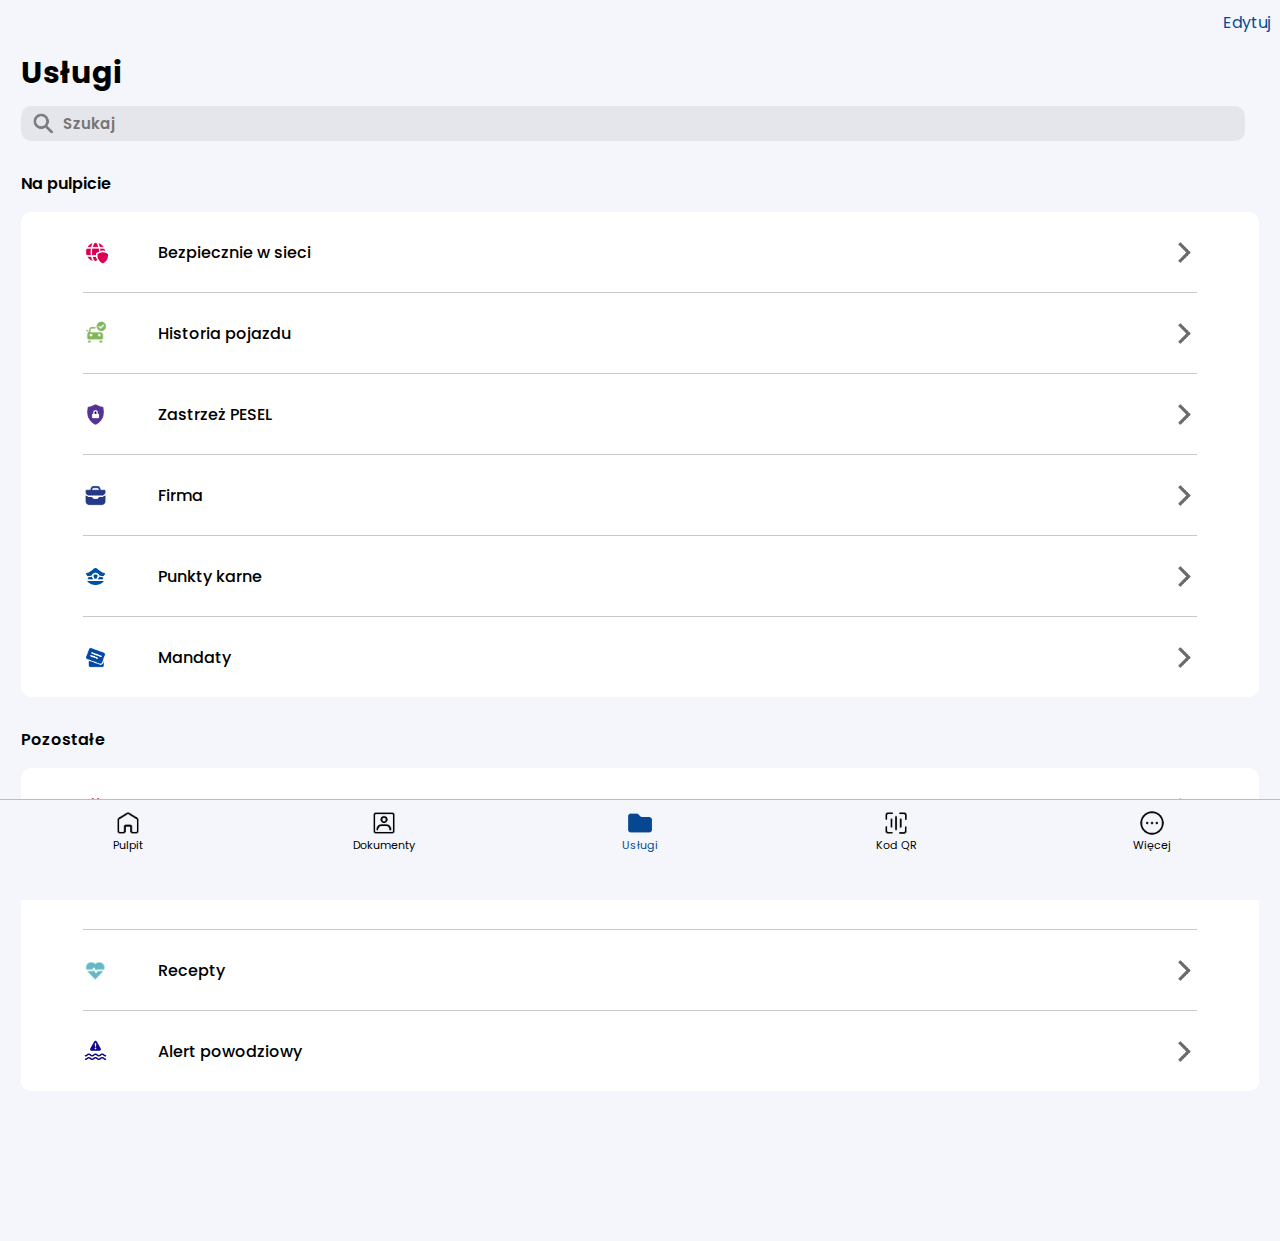
<file: services.html>
<html><head><link rel="manifest" href="[data-uri]"><link rel="manifest" href="[data-uri]">
    <title>mObywatel</title>
    <meta charset="UTF-8">
    <link rel="stylesheet" href="assets/services.css">
    <link rel="stylesheet" href="assets/main.css">
    <link rel="icon" type="image/x-icon" href="images/otM5jOA.png">
    <link rel="apple-touch-icon" href="images/otM5jOA.png">
    <link rel="shortcut icon" href="images/otM5jOA.png">
    <meta name="format-detection" content="telephone=no">
    <meta name="viewport" content="width=device-width, initial-scale=0.8, user-scalable=no">
    <meta name="mobile-web-app-capable" content="yes">
<link id="chromealerabat-link" rel="stylesheet" type="text/css" href="moz-extension://dd74bc35-84fc-4d35-ae33-33e15cd5f42d/content.css"><style id="monica-reading-highlight-style">
        .monica-reading-highlight {
          animation: fadeInOut 1.5s ease-in-out;
        }

        @keyframes fadeInOut {
          0%, 100% { background-color: transparent; }
          30%, 70% { background-color: rgba(2, 118, 255, 0.20); }
        }
      </style></head>
<body monica-id="ofpnmcalabcbjgholdjcjblkibolbppb" monica-version="7.9.1">

    <div class="bottom_bar">
        <div class="bottom_bar_grid">
            <div class="bottom_element_grid" send="home">
                <div class="bottom_element_image home"></div>
                <p class="bottom_element_text">Pulpit</p>
            </div>
            <div class="bottom_element_grid" send="documents">
                <div class="bottom_element_image documents"></div>
                <p class="bottom_element_text">Dokumenty</p>
            </div>
            <div class="bottom_element_grid" send="services">
                <div class="bottom_element_image services services_open"></div>
                <p class="bottom_element_text open">Usługi</p>
            </div>
            <div class="bottom_element_grid" send="qr">
                <div class="bottom_element_image qr"></div>
                <p class="bottom_element_text">Kod QR</p>
            </div>
            <div class="bottom_element_grid" send="more">
                <div class="bottom_element_image more"></div>
                <p class="bottom_element_text">Więcej</p>
            </div>
        </div>
    </div>

    <div class="container">
        <p class="action">Edytuj</p>
        <p class="main_title">Usługi</p>
        <div class="search_grid">
            <img class="search_icon" src="images/szukajikona.png">
            <input class="search" placeholder="Szukaj">
        </div>
        <p class="title">Na pulpicie</p>
        <div class="services_list">
            <div class="service">
                <img class="service_icon" src="images/bezpieczniewsieci.png">
                <p class="service_name">Bezpiecznie w sieci</p>
                <img class="arrow" src="images/strzalka2.png">
            </div>
            <div class="service">
                <img class="service_icon" src="images/historiapojazdu.png">
                <p class="service_name">Historia pojazdu</p>
                <img class="arrow" src="images/strzalka2.png">
            </div>
            <div class="service">
                <img class="service_icon" src="images/zastrzezpesel.png">
                <p class="service_name">Zastrzeż PESEL</p>
                <img class="arrow" src="images/strzalka2.png">
            </div>
            <div class="service">
                <img class="service_icon" src="images/v1iHjwX.png">
                <p class="service_name">Firma</p>
                <img class="arrow" src="images/strzalka2.png">
            </div>
            <div class="service">
                <img class="service_icon" src="images/punktykarne.png">
                <p class="service_name">Punkty karne</p>
                <img class="arrow" src="images/strzalka2.png">
            </div>
            <div class="service" style="border: none;">
                <img class="service_icon" src="images/mandaty.png">
                <p class="service_name">Mandaty</p>
                <img class="arrow" src="images/strzalka2.png">
            </div>
        </div>
        <p class="title">Pozostałe</p>
        <div class="services_list" style="margin-bottom: 150px;">
            <div class="service">
                <img class="service_icon" src="images/bonenergetyczny.png">
                <p class="service_name">Bon energetyczny</p>
                <img class="arrow" src="images/strzalka2.png">
            </div>
            <div class="service">
                <img class="service_icon" src="images/wybory.png">
                <p class="service_name">Wybory</p>
                <img class="arrow" src="images/strzalka2.png">
            </div>
            <div class="service">
                <img class="service_icon" src="images/recepty.png">
                <p class="service_name">Recepty</p>
                <img class="arrow" src="images/strzalka2.png">
            </div>
            <div class="service" style="border: none;">
                <img class="service_icon" src="images/alertpowodziowy.png">
                <p class="service_name">Alert powodziowy</p>
                <img class="arrow" src="images/strzalka2.png">
            </div>
        </div>
    </div>

    <script src="assets/bar.js"></script>
    <script src="assets/manifest.js"></script>
<div id="monica-content-root" class="monica-widget" style="pointer-events: auto;"></div></body></html>
</file>
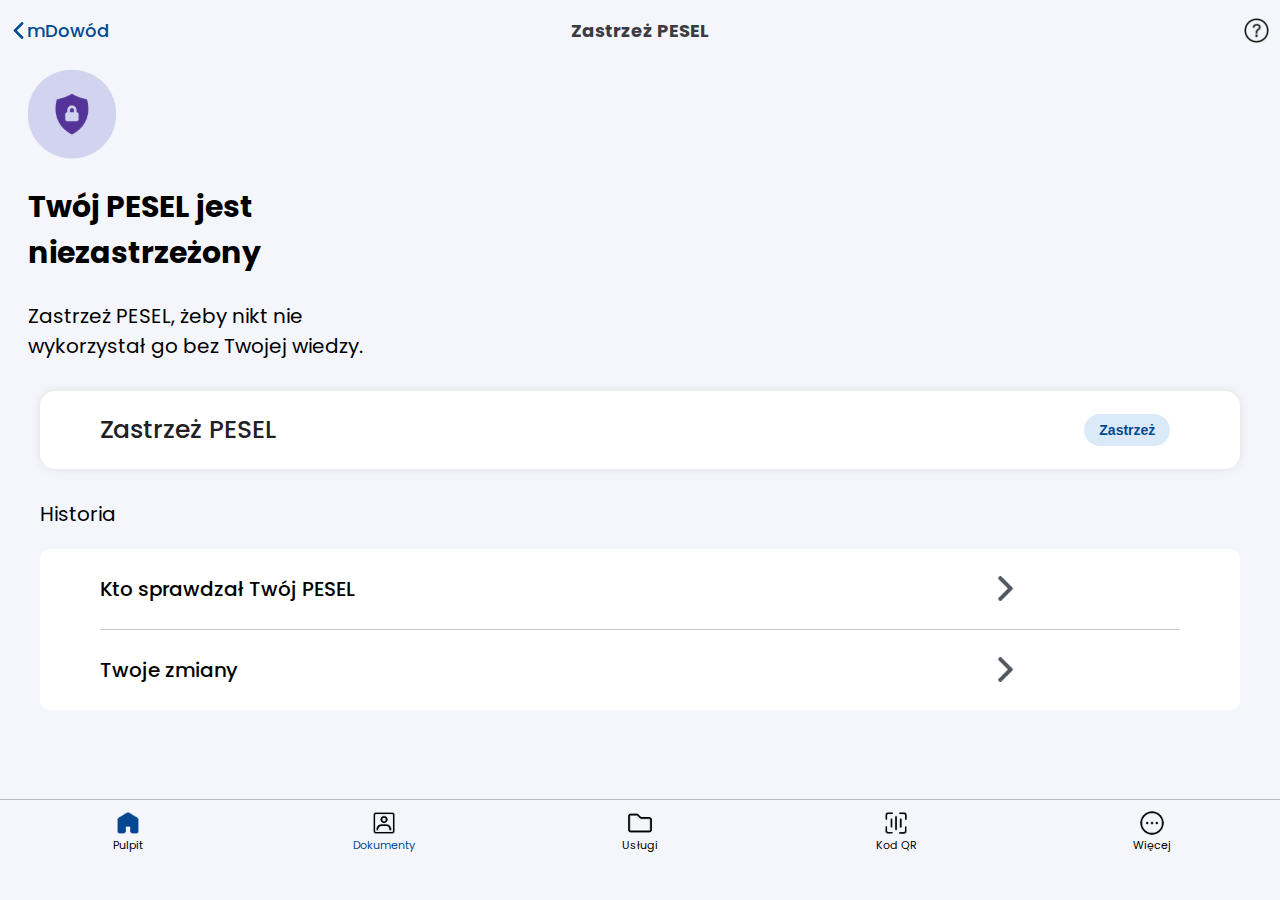
<file: zastzrzez.html>
<head>
    <title>mObywatel</title>
    <meta charset="UTF-8">
    <link rel="stylesheet" href="assets/card.css?v=1.2">
    <link rel="stylesheet" href="assets/main.css">
    <link rel="icon" type="image/x-icon" href="images/otM5jOA.png">
    <link rel="apple-touch-icon" href="images/otM5jOA.png">
    <link rel="shortcut icon" href="images/otM5jOA.png">
    <meta name="format-detection" content="telephone=no">
    <meta name="viewport" content="width=device-width, initial-scale=0.8, user-scalable=no">
    <meta name="mobile-web-app-capable" content="yes">
    <style>
        .circle-buttons {
      display: flex;
      justify-content: space-around;
      margin-top: 24px;
    }
    .circle-button {
      background-color: #2c2c2c;
      border-radius: 50%;
      width: 72px;
      height: 72px;
      display: flex;
      flex-direction: column;
      align-items: center;
      justify-content: center;
      color: white;
      font-size: 12px;
      text-align: center;
      border: 1px solid #444;
    }
    .circle-button span {
      margin-top: 6px;
    }

.box_value, .box_value1{
    font-size: 1rem;
    font-weight: 500;
    color: #1f2125;
    margin: 0;
    padding: 0;

}

.confirm_box{
    margin-bottom: 20px;
    margin-top: 20px;
}

.other_grid{
    padding-top: auto;
}


    </style>
</head>
<body>
    <div class="top_grid">
        <div class="action_grid" style="width: 25%;">
            <img src="images/BDZT6fX.png" class="back_img">
            <p onclick="sendTo('leanwkubeczku.github.io/card.html')" class="back_text">mDowód</p>
        </div>
        <p class="title_text" style="text-align: center;">Zastrzeż PESEL</p>
        <img src="images/pomoctechniczna2.png" class="help_img" style="width: 27px;">
    </div>

    <div class="bottom_bar">
        <div class="bottom_bar_grid">
            <div class="bottom_element_grid" send="home">
                <div class="bottom_element_image home_open"></div>
                <p class="bottom_element_text">Pulpit</p>
            </div>
            <div class="bottom_element_grid" send="documents">
                <div class="bottom_element_image documents"></div>
                <p class="bottom_element_text open">Dokumenty</p>
            </div>
            <div class="bottom_element_grid" send="services">
                <div class="bottom_element_image services"></div>
                <p class="bottom_element_text">Usługi</p>
            </div>
            <div class="bottom_element_grid" send="qr">
                <div class="bottom_element_image qr"></div>
                <p class="bottom_element_text">Kod QR</p>
            </div>
            <div class="bottom_element_grid" send="more">
                <div class="bottom_element_image more"></div>
                <p class="bottom_element_text">Więcej</p>
            </div>
        </div>
    </div>

    <div class="twj" style="margin-top: 70px; margin-left: 20px;" >
        <img src="images/zas.png" alt="">
        <div class="twoj" style="font-family: poppins; width: 75%; font-size: 20px;">
            <h2>Twój PESEL jest <br> niezastrzeżony</h2>
            <p class="psl ">
                Zastrzeż PESEL, żeby nikt nie <br> wykorzystał go bez Twojej wiedzy.
            </p>
        </div>
    </div>
    
    
    <div class="other_grid" style="margin-top: 0px; margin-bottom: 10px; height: 500px;">
        <!-- Pierwszy bottom_holder z tabelką z danymi dokumentu -->
        <div class="bottom_holder" style="height: auto">
            
                <!-- Seria i numer -->
                <div class="confirm_box" style="border: none;">
                    <b><p class="box_value" id="" style="font-size: 25px;">Zastrzeż PESEL</p></b>
                    <button class="main_button">Zastrzeż</button>
                </div>
        </div>
        
        <p class="historia" style="font-size: 20px; font-family: poppins;">Historia</p>
        
    
        <div class="container" style="margin-top: 0px;">
        <div class="services_list">
            <div class="service">
                <p class="service_name" style="width: 300px; font-size: 20px; margin-left: 0px;">Kto sprawdzał Twój PESEL</p>
                <img class="arrow" src="images/1GUMnTn.png">
            </div>
            <div class="service" style="border: none; " >
                <p class="service_name" style="width: 300px; font-size: 20px; margin-left: 0px;">Twoje zmiany</p>
                <img class="arrow" src="images/1GUMnTn.png">
            </div>
        </div>
    </div>

    
    
    
    <script src="assets/bar.js"></script>
    <script src="assets/manifest.js"></script>        
    
</body>
</file>
<file: assets/index.css>
@import url('https://fonts.googleapis.com/css2?family=Poppins:ital,wght@0,100;0,200;0,300;0,400;0,500;0,600;0,700;0,800;0,900;1,100;1,200;1,300;1,400;1,500;1,600;1,700;1,800;1,900&family=Roboto:ital,wght@0,100;0,300;0,400;0,500;0,700;0,900;1,100;1,300;1,400;1,500;1,700;1,900&display=swap');

:root{
    --main-color: rgb(41, 41, 41);
    --error-color: rgb(206, 29, 29);
}

.logo_text {
    color: #8000ff;
    text-shadow: 0 0 5px rgba(128, 0, 255, 0.7);
    display: inline-block;
    padding: 8px 16px;
    font-weight: bold;
    font-size: 30px;
    color: white;
    margin: 20px auto;
    text-align: center;
    position: relative;
    line-height: 1.2;
    text-shadow: 0 0 5px rgba(0,0,0,0.3);
}



.warning {
  position: fixed;
  top: 0;
  left: 0;
  right: 0;
  bottom: 0;
  display: flex;
  justify-content: center;
  align-items: center;
  margin: auto;
  width: fit-content;
  height: fit-content;
  text-align: center;
}

.discord{
    margin-bottom: 50px;
    cursor: pointer;
    position: relative;
    width: 90%;
    margin-left: auto;
    margin-right: auto;
    height: 50px;
    background-color: #0d93ec;
    border-radius: 10px;
    transition: 200ms;
    margin-top: -5px;
    box-shadow: 0px 0px 20px rgb(153, 153, 153);
}

.discord:hover{
    opacity: 0.5;
}

.inner_grid{
    position: absolute;
    top: 0;
    bottom: 0;
    left: 0;
    right: 0;
    margin-top: auto;
    margin-bottom: auto;
    display: grid;
    width: max-content;
    height: max-content;
    grid-template-columns: max-content max-content;
    margin-left: auto;
    margin-right: auto;
}

.discord_text{
    margin-top: auto;
    margin-bottom: auto;
    color: white;
    height: max-content;
    font-size: 20px;
    font-weight: 600;
    text-align: center;
    line-height: 50px;
}

.discord_image{
    width: 30px;
    margin-top: auto;
    margin-bottom: auto;
    margin-right: 10px;
}

html{
    scroll-behavior: smooth;
}

.top_holder{
    cursor: pointer;
    overflow: hidden;
    width: 100%;
    height: 50px;
    display: grid;
    position: relative;
    grid-template-columns: 50% 50%;
}

.guide_title{
    font-size: 20px;
    margin-top: auto;
    margin-bottom: auto;
    height: max-content;
    margin-left: 20px;
    font-weight: 600;
    color: var(--main-color);
}

.top_info{
    width: 90%;
    margin-left: auto;
    margin-right: auto;
    text-align: left;
    font-size: 15px;
    font-weight: 600;
    color: var(--main-color);
    opacity: 0.5;
}

.date_grid{
    height: 45px;
    width: 90%;
    margin-left: auto;
    margin-right: auto;
    display: grid;
    grid-gap: 5%;
    grid-template-columns: repeat(3, calc(100%/3 - 10%/3));
    margin-bottom: 30px;
}

input::-webkit-outer-spin-button,
input::-webkit-inner-spin-button {
  -webkit-appearance: none;
  margin: 0;
}

.selector_box{
    margin-top: -5px;
    margin-bottom: 30px;
    max-height: 45px;
    border: 2px solid rgb(138, 138, 138);
    width: 90%;
    margin-left: auto;
    margin-right: auto;
    border-radius: 10px;
    position: relative;
    overflow: hidden;
    -webkit-user-select: none;
    -ms-user-select: none;
    user-select: none;
    transition: 200ms;
}

.selected_grid{
    transition: 200ms;
    width: 90%;
    margin-left: auto;
    margin-right: auto;
    margin-top: auto;
    margin-bottom: auto;
    hyphenate-character: 45px;
    display: grid;
    height: 45px;
    grid-template-columns: 70% 30%;
}

.selected_arrow{
    width: 25px;
    margin-top: auto;
    margin-bottom: auto;
    margin-right: 0px;
    margin-left: auto;
    transform: translateY(1000px);
    filter: drop-shadow(0px -1000px var(--main-color));
    opacity: 0.5;
    transition: 200ms;
}

.selector_box:hover{
    opacity: 0.5;
}

.option_box{
    display: grid;
    height: max-content;
    width: 90%;
    grid-auto-rows: 45px;
    grid-auto-flow: row;
    margin-left: auto;
    margin-right: auto;
}

.selector_text{
    margin-top: auto;
    margin-bottom: auto;
    margin-left: 0px;
    font-weight: 600;
    height: max-content;
    color: var(--main-color);
    opacity: 0.5;
}

.date{
    position: relative;
}

.date .error{
    margin-left: 5%;
    margin-top: 50px;
}

.selector_open{
    max-height: 400px;
}

.selector_open .selected_grid:hover{
    opacity: 0.5;
}

.selector_open .selected_arrow{
    rotate: 180deg;
}

.selector_open:hover{
    opacity: 1;
}

.selector_option{
    height: 45px;
    margin-left: auto;
    margin-right: auto;
    text-align: left;
    width: 100%;
    line-height: 45px;
    color: var(--main-color);
    opacity: 0.5;
    font-weight: 600;
    transition: 200ms;
}

.selector_option:hover{
    opacity: 0.2;
}

.date_input{
    height: 100%;
    width: 100%;
    text-align: center;
    border-radius: 10px;
    border: 2px solid rgb(138, 138, 138);
    font-weight: bold;
    text-align: center;
    font-size: 15px;
    color: rgb(138, 138, 138);
}

.date_input::placeholder{
    font-weight: bold;
    text-align: center;
    color: rgb(138, 138, 138);
}

.arrow{
    cursor: pointer;
    width: 25px;
    height: 25px;
    margin-top: auto;
    margin-bottom: auto;
    margin-right: 20px;
    transition: 200ms;
    margin-left: auto;
    transform: translateY(-1000px);
    filter: drop-shadow(0px 1000px var(--main-color));
}

.guide_holder{
    width: 90%;
    max-height: 50px;
    margin-left: auto;
    margin-right: auto;
    border-radius: 10px;
    overflow: hidden;
    box-shadow: 0px 0px 20px rgb(153, 153, 153);
    transition: 200ms;
}

.guide_holder:hover{
    opacity: 0.5;
}

.unfolded{
    max-height: 700px;
}

.guide_text{
    pointer-events: none;
    margin-left: 20px;
    margin-right: auto;
    margin-bottom: 15px;
}

.unfolded .arrow{
    rotate: 90deg;
}

::-webkit-scrollbar{
    background-color: rgb(82, 82, 82);
    width: 5px;
}

::-webkit-scrollbar-thumb{
    background-color: var(--main-color);
    width: 5px;
    border-radius: 25px;
    cursor: pointer;
}

.logo{
    width: 100px;
    margin-left: auto;
    margin-right: auto;
    display: block;
    margin-top: 80px;
    border-radius: 10px;
}

.subtext{
    color: var(--main-color);
    width: 90%;
    margin-left: auto;
    margin-right: auto;
    font-size: 18px;
    font-weight: 600;
    margin-top: 80px;
}

*{
    font-family: "Poppins", sans-serif;
}

body{
    background-color: white;
}

.go{
    width: 90%;
    box-shadow: 0px 0px 20px rgb(153, 153, 153);
    height: 50px;
    background-color: white;
    border-radius: 10px;
    margin-left: auto;
    margin-right: auto;
    display: block;
    margin-top: 30px;
    font-size: 20px;
    font-weight: 600;
    cursor: pointer;
    transition: 200ms;
    margin-bottom: 20px;
    text-align: center;
    line-height: 50px;
}

.go:hover{
    opacity: 0.5;
}

.logo_text{
    border-radius: 10px;
    font-weight: bold;
    font-size: 30px;
    color: var(--main-color);
    margin-top: 40px;
    width: 100%;
    text-align: center;
    margin-bottom: -10px;
}

.classic_input{
    color: white;
    background-color: transparent;
    font-family: "Poppins", sans-serif;
    width: 70%;
    margin-left: auto;
    margin-right: auto;
    font-weight: bold;
    font-size: 20px;
    border: none;
    border-bottom: 2px solid white;
    margin-top: 30px;
    display: block;
}

input:focus{
    outline: none;
}

.input_holder{
    height: max-content;
    width: 90%;
    margin-left: auto;
    margin-right: auto;
    margin-bottom: 40px;
    position: relative;
}

.placeholder{
    color: var(--main-color);
    opacity: 0.5;
    font-size: 15px;
    font-weight: bold;
    position: absolute;
    top: 0;
    bottom: 0;
    height: max-content;
    margin-top: auto;
    margin-bottom: auto;
    left: 2px;
    transition: 200ms;
    pointer-events: none;
}

.input{
    border: none;
    border-bottom: 2px solid var(--main-color);
    width: 100%;
    outline: none;
    font-weight: bold;
    height: 50px;
    font-size: 17px;
    transition: 200ms;
    color: var(--main-color);
}

.input:focus ~ .placeholder{
    bottom: 50px;
    font-size: 14px;
    transition: 200ms;
}

.input:not(:placeholder-shown) ~ .placeholder{
    bottom: 50px;
    font-size: 14px;
    transition: 200ms;
}

.error{
    color: var(--error-color);
    font-size: 15px;
    font-weight: bold;
    position: absolute;
    top: 40px;
    opacity: 0;
    transition: 200ms;
}

.error_shown .error{
    opacity: 1;
}

.error_shown .input{
    border-bottom: 2px solid var(--error-color);
}

.error_shown .placeholder{
    color: var(--error-color);
}

.upload_grid{
    height: max-content;
    grid-template-columns: 100%;
    grid-template-rows: max-content max-content;
    width: max-content;
    margin-top: auto;
    margin-bottom: auto;
    margin-left: auto;
    margin-right: auto;
    position: absolute;
    top: 0;
    left: 0;
    right: 0;
    bottom: 0;
}

.upload{
    box-shadow: 0px 0px 20px rgb(153, 153, 153);
    height: 200px;
    width: 90%;
    margin-left: auto;
    margin-right: auto;
    border-radius: 10px;
    margin-bottom: 50px;
    margin-top: 20px;
    position: relative;
    cursor: pointer;
    transition: 200ms;
}

.upload_uploading{
    display: none;
}

.upload_uploaded{
    display: none;
}

.upload:hover{
    opacity: 0.5;
}

.upload_text{
    font-size: 20px;
    font-weight: bold;
    height: max-content;
    margin-top: auto;
    margin-bottom: auto;
    color: var(--main-color);
}

.upload_image{
    width: 100px;
    margin-left: auto;
    margin-right: auto;
    display: block;
    margin-bottom: 10px;
    transform: translateY(-1000px);
    filter: drop-shadow(0px 1000px var(--main-color));
}

.upload .error{
    top: 190px;
}

.upload_loading .upload_grid{
    display: none;
}

.upload_loading .upload_uploading{
    width: 60px;
    height: 60px;
    border-radius: 50%;
    border: 5px solid;
    border-color: transparent var(--main-color) transparent var(--main-color);
    display: block;
    position: absolute;
    top: 0;
    left: 0;
    right: 0;
    bottom: 0;
    margin-bottom: auto;
    margin-top: auto;
    margin-left: auto;
    margin-right: auto;
    animation-name: loading;
    animation-iteration-count: infinite;
    animation-duration: 900ms;
}

.upload_uploaded{
    width: auto;
    height: 100%;
    margin-left: auto;
    margin-right: auto;
    top: 0;
    left: 0;
    right: 0;
    position: absolute;
}

.upload_loaded {
    background-color: black;
    border: none;
}

.upload_loaded .upload_image{
    display: none;
}

.upload_loaded .upload_text{
    display: none;
}

.upload_loaded .upload_uploaded{
    display: block;
}

@keyframes loading {
    
    0%{
        rotate: 0deg;
    }

    100%{
        rotate: 360deg;
    }

}

#password-overlay{
    position: fixed;
    z-index: 9999;
    top: 0;
    left: 0;
    width: 100%;
    height: 100%;
    background: white;
    display: flex;
    justify-content: center;
    align-items: center;
    flex-direction: column;
    font-family: sans-serif;
}

#wrong-password{
    color: red; 
    display: none;
     margin-top: 10px;
}

#password-input{
    padding: 10px; 
    font-size: 16px;
}
</file>
<file: assets/card.css>
body .bottom_bar{
    z-index: 1;
}

.back_img{
    width: 17px;
    margin-top: auto;
    margin-bottom: auto;
}

.eagle_text{
    font-size: 14px;
    font-weight: 200;
    margin-top: 0px;
    margin-bottom: auto;
    height: max-content;
    line-height: 17px;
    margin-left: 1px;
    color: gray;
}

.action_grid{
    cursor: pointer;
    margin-left: 10px;
    display: grid;
    grid-template-columns: max-content max-content;
}

.title_text{
    font-size: 18px;
    color: #3b3c41;
    text-align: center;
    width: 100%;
    font-weight: bold;
    margin-top: auto;
    margin-bottom: auto;
    height: max-content;
}

.id_data_grid{
    position: absolute;
    top: 18px;
    left: 50%;
    display: grid;
    grid-template-columns: 100%;
    grid-auto-flow: row;
    grid-auto-rows: 70px;
}

.data_value{
    color: #52575f;
    height: max-content;
    margin-top: auto;
    margin-bottom: auto;
    font-size: 15px;
}

.data_holder{
    width: 100%;
    height: max-content;
    display: grid;
    grid-template-columns: 100%;
    grid-template-rows: max-content max-content;
}

.flag_video{
    position: absolute;
    top: 50.5%;
    left: 7.5%;
    width: 18.9%;
}

.eagle_text{
    position: absolute;
    top: 68.1%;
    left: 18%;
    width: 20%;
}

.eagle_video{
    position: absolute;
    top: 66.1%;
    left: 7.7%;
    width: 8.8%;
}

.data_title{
    font-weight: 600;
    font-size: 18px;
    height: max-content;
    margin-top: auto;
    margin-bottom: auto;
}

.id_image_data{
    position: relative;
}

.id_image{
    z-index: -1;
    width: 95%;
    margin-left: auto;
    margin-right: auto;
    display: block;
    z-index: -1;
    pointer-events: none;
    box-shadow: var(--shadow);
    clip-path: inset(-10px -10px 0px -10px);
    border-radius: 15px 15px 0px 0px;
}

.other_grid{
    margin-top: 10px;
    display: grid;
    grid-auto-flow: row;
    grid-auto-rows: max-content;
    width: 95%;
    margin-left: auto;
    margin-right: auto;
}

.bottom_text{
    font-size: 18px;
    font-weight: bold;
    margin-top: auto;
    margin-bottom: auto;
    margin-left: 17px;
}

.bottom_grid{
    position: relative;
    display: grid;
    grid-template-columns: max-content max-content max-content;
    height: 100%;
    width: max-content;
    margin-top: auto;
    margin-bottom: auto;
    margin-left: 20px;
    margin-right: auto;
}

.bottom_image{
    pointer-events: none;
    width: 32px;
    margin-top: auto;
    margin-bottom: auto;
}

.inset{
    box-shadow: inset 0px 0px 20px white;
    background-color: transparent;
    position: absolute;
    top: 5%;
    left: 7.5%;
    width: 35%;
    border-radius: 15px;
    height: 42%;
    z-index: 1;
    background-position: center;
    background-size: 100%;
    background-repeat: no-repeat;
}

.id_own_image{
    pointer-events: none;
    filter: grayscale(1);
    box-shadow: 0px 0px 5px white;
    position: absolute;
    top: 5%;
    left: 7.5%;
    width: 35%;
    border-radius: 15px;
    height: 42%;
    background-color: white;
    background-position: center;
    background-size: 100%;
    background-repeat: no-repeat;
    z-index: 0;
}

.bottom_update{
    display: grid;
    grid-template-columns: 50% 50%;
    grid-template-rows: 100%;
    height: 100%;
}

.bottom_update_grid{
    margin-left: 20px;
    margin-top: auto;
    margin-bottom: auto;
    display: grid;
    grid-template-columns: 100%;
    grid-template-rows: max-content max-content;
    height: max-content;
}

.bottom_update_text{
    height: max-content;
    margin-top: auto;
    margin-bottom: auto;
    color: #52575f;
    font-size: 16px;
    font-weight: 500;
}

.bottom_update_value{
    height: max-content;
    margin-top: auto;
    margin-bottom: auto;
    color: #1f2125;
    font-weight: 600;
    font-size: 18px;
}

.action_arrow{
    position: absolute;
    top: 0;
    bottom: 0;
    right: 20px;
    width: 20px;
    order: 100;
    margin-top: auto;
    margin-bottom: auto;
    transition: 200ms;
}

.id_bottom{
    box-shadow: var(--shadow);
    border-radius: 0px 0px 15px 15px;
    background-color: white;
    height: 80px;
    z-index: 1;
    width: 95%;
    margin-left: auto;
    margin-right: auto;
}

.back_text{
    color: #014A93;
    font-weight: 500;
    font-size: 18px;
    height: max-content;
    margin-top: auto;
    margin-bottom: auto;
}

.help_img{
    width: 30px;
    margin-right: 10px;
    margin-left: auto;
    margin-top: auto;
    margin-bottom: auto;
    cursor: pointer;
}

.top_grid{
    z-index: 1;
    background-color: #f5f6fb;
    position: fixed;
    top: -10px;
    height: 60px;
    left: 0;
    width: 100%;
    display: grid;
    margin-top: 10px;
    grid-template-columns: repeat(3, calc(100% / 3));
}

.time_text{
    margin-top: 60px;
    margin-bottom: 20px;
    color: #666b72;
    margin-left: auto;
    margin-right: auto;
    text-align: center;
}

.bottom_holder{
    position: relative;
    width: 100%;
    height: 80px;
    background-color: white;
    box-shadow: var(--shadow);
    border-radius: 15px;
    margin-top: 10px;
    margin-bottom: 10px;
    overflow: hidden;
    transition: 200ms; 
}

.info_holder .bottom_grid{
    height: 70px;
}

.info_holder{
    height: unset;
    transition: 200ms;
    max-height: 70px;
}

.additional_holder{
    height: max-content;
    display: grid;
    grid-template-columns: 100%;
    grid-auto-rows: max-content;
    grid-auto-flow: row;
}

.info_holder .action_arrow{
    rotate: 90deg;
    top: 27px;
    bottom: auto;
}

.unfolded{
    height: unset;
    max-height: 800px;
}

.unfolded .action_arrow{
    rotate: 270deg;
}

.additional_title{
    font-size: 15px;
    margin-top: auto;
    margin-bottom: auto;
    height: max-content;
}

.additional_subtitle{
    font-size: 17px;
    font-weight: 500;
    margin-top: 3px;
    margin-bottom: 17px;
    height: max-content;
}

.additional_grid{
    display: grid;
    width: 90%;
    margin-left: auto;
    margin-right: auto;
    border-bottom: 0.1px solid rgb(146, 146, 146);
    margin-top: 5px;
    margin-bottom: 10px;
}

.confirm{
    position: fixed;
    top: 0;
    left: 0;
    width: 100%;
    height: 100%;
    z-index: 2;
    width: 0%;
}

.opacity{
    background-color: black;
    opacity: 0;
    width: 100%;
    height: 100%;
    transition: 400ms;
}

.page{
    transition: 400ms;
    height: 90%;
    position: fixed;
    bottom: 0;
    bottom: -2000px;
    left: 0;
    width: 100%;
    background-color: white;
    border-radius: 30px 30px 0 0;
}

.confirm_close{
    width: 90%;
    margin-left: auto;
    margin-right: auto;
    border: 1px solid var(--text);
    border-radius: 25px;
    height: 50px;
    line-height: 50px;
    text-align: center;
    color: var(--text);
    font-weight: 400;
}

.confirm_title{
    width: max-content;
    margin-left: auto;
    margin-right: auto;
    height: max-content;
    font-size: 17px;
    font-weight: bold;
    margin-top: 50px;
    margin-bottom: 40px;
}

.card{
    background-size: 100%;
    width: 90%;
    background-repeat: no-repeat;
    background-position: center;
    height: 220px;
    border-radius: 15px;
    margin-left: auto;
    margin-right: auto;
    position: relative;
    margin-bottom: 20px;
}

.card_inner{
    width: 85%;
    height: 80%;
    position: absolute;
    top: 0;
    bottom: 0;
    left: 0;
    right: 0;
    margin-top: auto;
    margin-bottom: auto;
    margin-left: auto;
    margin-right: auto;
}

.confirm_name{
    width: max-content;
    font-size: 25px;
    font-weight: bold;
    margin-top: auto;
    margin-bottom: auto;
    height: max-content;
}

.confirm_description{
    font-size: 13px;
    font-weight: 400;
    line-height: 16px;
}

.confirm_button{
    background-color: var(--text);
    border-radius: 25px;
    height: 50px;
    width: 100%;
    text-align: center;
    line-height: 50px;
    color: white;
    font-size: 18px;
    font-weight: 600;
}

.card_1{
    background-image: url('https://i.imgur.com/07ktkye.png');
}

.card_2{
    background-image: url('https://i.imgur.com/uowv4a7.png');
}

.page_other .confirm_title{
    margin-left: 0;
    margin-right: auto;
    margin-top: 30px;
    margin-left: 30px;
    margin-bottom: 10px;
}

.confirm_info{
    width: 90%;
    margin-left: auto;
    margin-right: auto;
    height: max-content;
    border: 0.5px solid rgb(194, 193, 193);
    border-radius: 15px;
    display: grid;
    grid-template-columns: 100%;
    grid-auto-flow: row;
    grid-auto-rows: max-content;
}

.confirm_box{
    position: relative;
    width: 90%;
    margin-left: auto;
    margin-right: auto;
    border-top: 1px solid rgb(194, 193, 193);
}

.confirm_back{
    text-align: center;
    color: var(--text);
}

.box_top{
    font-size: 15px;
    margin-top: 10px;
    margin-bottom: auto;
    height: max-content;
}

.confirm_box .main_button{
    position: absolute;
    right: 10px;
    top: 0;
    bottom: 0;
    margin-top: auto;
    margin-bottom: auto;
    margin-right: 0;
}

.box_value, .box_value1{
    font-size: 17px;
    font-weight: 500;
    margin-top: auto;
    margin-bottom: 10px;
    height: max-content;
}

.box_highlight{
    font-size: 25px;
    font-weight: 600;
    margin-top: 10px;
}

.page_open{
    width: 100%;
}

.page_open .opacity{
    opacity: 0.5;
}

.page_1_open .page_1{
    bottom: 0;
}

.page_2_open .page_2{
    bottom: 0;
}

.page_3_open .page_3{
    bottom: 0;
}
</file>
<file: assets/main.css>
@import url('https://fonts.googleapis.com/css2?family=Poppins:ital,wght@0,100;0,200;0,300;0,400;0,500;0,600;0,700;0,800;0,900;1,100;1,200;1,300;1,400;1,500;1,600;1,700;1,800;1,900&family=Roboto:ital,wght@0,100;0,300;0,400;0,500;0,700;0,900;1,100;1,300;1,400;1,500;1,700;1,900&display=swap');

:root{
    --home: url('../images/2eKl73o.png');
    --home-open: url('../images/0OfDslu.png');
    --documents: url('../images/sltb5a0.png');
    --documents-open: url('../images/8Svo1kX.png');
    --services: url('../images/3Ft4ULN.png');
    --services-open: url('../images/uTM7cGR.png');
    --qr: url('../images/P6F91tI.png');
    --qr-open: url('../images/rPgX94T.png');
    --more: url('../images/ECjKGrW.png');
    --more-open: url('../images/wC2vTmn.png');
    --text: #024b97;
    --shadow: 0px 0px 10px rgb(224, 224, 224);
}

body{
    background-color: #f5f6fb;
}

p, input{
    font-family: "Poppins", sans-serif;
}

*{
    -webkit-user-select: none;
    -ms-user-select: none;
    user-select: none;
    -webkit-tap-highlight-color: transparent;
}

::-webkit-scrollbar {
    display: none;
}

::-webkit-scrollbar-track {
    display: none;
}

::-webkit-scrollbar-thumb {
    display: none;
}

.main_button{
    color: #014a93;
    background-color: #dbeaf9;
    width: max-content;
    padding-left: 15px;
    padding-right: 15px;
    font-size: 14px;
    font-weight: 600;
    height: 32px;
    margin-top: auto;
    margin-bottom: auto;
    margin-left: auto;
    margin-right: 20px;
    border-radius: 20px;
    border: none;
}

.bottom_element_image{
    pointer-events: none;
    width: 28px;
    height: 28px;
    margin-left: auto;
    margin-right: auto;
    margin-top: auto;
    margin-bottom: auto;
    background-position: center;
    background-size: 100%;
}

.home{
    background-image: var(--home);
}

.documents{
    background-image: var(--documents);
}

.services{
    background-image: var(--services);
}

.qr{
    background-image: var(--qr);
}

.more{
    background-image: var(--more);
}

.home_open{
    background-image: var(--home-open);
}

.documents_open{
    background-image: var(--documents-open);
}

.services_open{
    background-image: var(--services-open);
}

.qr_open{
    background-image: var(--qr-open);
}

.more_open{
    background-image: var(--more-open);
}

.bottom_element_grid{
    margin-top: 5px;
    margin-left: auto;
    margin-right: auto;
    grid-template-columns: 100%;
    grid-template-rows: max-content max-content;
    height: max-content;
    width: 100%;
    display: grid;
}

.bottom_element_text{
    margin-top: 0;
    font-size: 11px;
    color: black;
    font-weight: 400;
    text-align: center;
}

.bottom_bar_grid{
    display: grid;
    grid-template-columns: repeat(5, calc(100% / 5));
    height: 100%;
    margin-top: 4px;
    width: 100%;
}

.bottom_bar{
    position: fixed;
    background-color: #f5f6fb;
    border-top: 0.1px solid rgb(189, 189, 189);
    bottom: 0;
    left: 0;
    width: 100%;
    height: 100px;
    z-index: 1;
}

.open{
    color: var(--text);
}

.search_grid{
    display: grid;
    width: 98%;
    grid-template-columns: 30px calc(100% - 30px);
    background-color: rgb(229, 230, 235);
    padding: 5px;
    border-radius: 10px;
    margin-top: 0px;
}

.search_icon{
    width: 25px;
    margin-left: 5px;
}

.search{
    outline: none;
    border: none;
    background-color: transparent;
    font-weight: 600;
    font-size: 15px;
    margin-left: 5px;
}

.services_list{
    display: grid;
    grid-template-columns: 100%;
    width: 100%;
    height: max-content;
    grid-auto-flow: row;
    grid-auto-rows: max-content;
    background-color: white;
    border-radius: 10px;
}

.service{
    width: 90%;
    margin-left: auto;
    margin-right: auto;
    display: grid;
    grid-template-columns: 5% 80% 15%;
    border-bottom: 0.5px solid rgb(201, 201, 201);
    height: 80px;
}

.service_icon{
    width: 25px;
    margin-top: auto;
    margin-bottom: auto;
    margin-left: 0px;
}

.service_name{
    margin-top: auto;
    margin-bottom: auto;
    width: 100%;
    height: max-content;
    margin-left: 20px;
    font-weight: 500;
}

.arrow{
    width: 25px;
    margin-top: auto;
    margin-bottom: auto;
    margin-right: 0px;
    margin-left: auto;
}
</file>
<file: assets/documents.css>
.main_title{
    font-size: 30px;
    font-weight: bold;
    margin-top: 50px;
    margin-bottom: 10px;
}

.container{
    width: 98%;
    margin-left: auto;
    margin-right: auto;
    height: max-content;
}

.action{
    position: absolute;
    top: 10px;
    right: 10px;
    color: var(--text);
    height: max-content;
    margin-top: 0;
}

.action_add{
    right: 75px;
}

.title{
    font-weight: 600;
    margin-top: 30px;
}

.card{
    width: 100%;
    height: 85px;
    background-color: white;
    border-radius: 10px;
    margin-top: 30px;
    display: grid;
    grid-template-columns: 15% 30% 55%;
}

.human{
    margin-top: auto;
    margin-bottom: auto;
    margin-left: 20px;
    margin-right: auto;
}

.arrow{
    margin-left: auto;
    width: 25px;
    margin-top: auto;
    margin-bottom: auto;
    margin-right: 15px !important;
}

.other{
    border-radius: 10px;
    background-color: white;
    width: 100%;
    height: 150px;
    margin-top: 30px;
    display: grid;
    grid-template-columns: 100%;
    grid-template-rows: max-content max-content;
}

.other_title{
    margin-top: 30px;
    font-size: 17px;
    height: max-content;
    width: 100%;
    font-weight: 700;
    text-align: center;
}

.other_subtitle{
    margin-top: 0px;
    margin-bottom: 0px;
    text-align: center;
    opacity: 0.5;
    font-weight: 400;
    font-size: 15px;
    width: 250px;
    margin-left: auto;
    margin-right: auto;
}
</file>
<file: assets/home.css>
.container{
    height: 100%;
    width: 95%;
    margin-left: auto;
    margin-right: auto;
}

.top_grid{
    display: grid;
    grid-template-columns: 50% 50%;
    width: 100%;
    margin-top: 15px;
}

.top_image{
    width: 35px;
}

.right{
    margin-right: 0;
    margin-left: auto;
}

.card_grid{
    width: 100%;
    display: grid;
    grid-template-columns: 50% 25% 25%;
}

.card_grid .main_button{
    margin-right: 0;
}

.title{
    font-size: 20px;
    font-weight: 500;
}

.card{
    display: grid;
    position: relative;
    overflow: hidden;
    border-radius: 15px;
    height: 230px;
    width: 370px;
    background-color: white;
}

.background{
    width: 100%;
    height: 100%;
}

.id_bottom{
    position: absolute;
    width: 100%;
    background-color: white;
    height: 60px;
    bottom: 0;
    left: 0;
    display: grid;
    grid-template-columns: 50% 50%;
}

.name{
    margin-left: 20px;
    height: max-content;
    margin-top: auto;
    margin-bottom: auto;
    font-size: 16px;
    font-weight: 600;
}

.human{
    position: absolute;
    top: 28px;
    left: 28px;
}

.arrow{
    margin-top: auto;
    margin-bottom: auto;
    margin-right: 15px !important;
    margin-left: auto;
    width: 20px !important;
}

.card_below_grid{
    display: grid;
    grid-template-columns: 50% 50%;
    width: 100%;
    height: max-content;
}

.card_below_grid .main_button{
    margin-right: 0;
}

.services_grid{
    display: grid;
    width: 110%;
    margin-left: -5%;
    height: max-content;
    grid-template-columns: repeat(3, calc(100% / 3));
    grid-template-rows: max-content max-content;
}

.service_box{
    width: max-content;
    height: max-content;
    margin-left: auto;
    margin-right: auto;
    margin-top: auto;
    margin-bottom: auto;
}

.service_box_icon{
    width: 40px;
    background-color: white;
    border-radius: 20px;
    padding: 20px;
    margin-left: auto;
    margin-right: auto;
    display: block;
    margin-top: 10px;
}

.service_box_name{
    margin-top: 5px;
    text-align: center;
    font-size: 13px;
    opacity: 0.5;
}
</file>
<file: assets/id.css>
.login_title{
    font-weight: 700;
    font-size: 23px;
    margin-top: 45px;
    text-align: center;
}

.password_box{
    width: 97%;
    margin-top: 20px;
    height: 165px;
    background-color: white;
    margin-left: auto;
    margin-right: auto;
    position: relative;
    border-radius: 15px;
    box-shadow: var(--shadow);
}

.password_grid{
    display: grid;
    grid-template-columns: 100%;
    grid-auto-flow: row;
    grid-auto-rows: max-content;
    height: max-content;
    width: 92%;
    margin-left: auto;
    margin-right: auto;
    margin-top: auto;
    margin-bottom: auto;
}

.password_text{
    width: 100%;
    text-align: left;
    font-size: 15px;
    opacity: 0.7;
    margin-top: 20px;
    margin-bottom: 2px;
}

.input_holder{
    position: relative;
}

.eye{
    background-image: url('https://i.imgur.com/ZolRRqg.png');
    position: absolute;
    top: 0;
    bottom: 0;
    margin-top: auto;
    margin-bottom: auto;
    right: 20px;
    width: 25px;
    height: 25px;
    background-size: 100%;
    background-repeat: no-repeat;
    background-position: center;
}

.eye_close{
    background-image: url("https://i.imgur.com/EhU4eaX.png");
}

.password_input{
    width: 100%;
    height: 65px;
    border-radius: 4px;
    outline: none;
    border: 1px solid rgb(61, 61, 61);
    padding: 15px;
    font-size: 15px;
}

.password_input:focus{
    border: 2px solid var(--text);
    caret-color: var(--text);
    display: block;
}

.forgot_password{
    color: var(--text);
    font-size: 15px;
    margin-top: 17px;
    margin-right: auto;
    margin-left: 2px;
    font-weight: 500;
}

.bottom{
    display: grid;
    grid-template-columns: 100%;
    width: 95%;
    margin-left: auto;
    margin-right: auto;
    left: 0;
    right: 0;
    grid-template-rows: max-content max-content;
    position: absolute;
    bottom: 20px;
    margin-bottom: 10px;
    margin-top: auto;
}

.login{
    color: white;
    line-height: 60px;
    text-align: center;
    font-weight: 500;
    font-size: 22px;
    width: 100%;
    background-color: rgb(2, 74, 148);
    height: 60px;
    border-radius: 40px;
    margin-bottom: 25px;
}

.data{
    height: max-content;
    width: 95%;
    margin-left: auto;
    margin-right: auto;
    display: grid;
    grid-template-columns: 80px 100px calc(100% - 180px);
    grid-template-rows: max-content;
}

.logo_text{
    margin-top: auto;
    margin-bottom: auto;
    height: max-content;
    margin-left: 10px;
    font-weight: 600;
    font-size: 30px;
}

.welcome{
    font-weight: 700;
    font-size: 38px;
    margin-top: auto;
    margin-bottom: auto;
    height: max-content;
    margin-top: 25px;
}

.background{
    position: absolute;
    top: 0;
    left: 0;
    width: 100%;
    height: 100%;
    z-index: -1;
    background-image: url('https://i.imgur.com/XqGG0UA.png');
    background-size: 105%;
    background-position: center;
}

.login_text{
    margin-top: auto;
    margin-bottom: auto;
    height: max-content;
    opacity: 0.8;
    font-size: 22px;
}

.top_grid{
    margin-top: 60px;
    display: grid;
    grid-template-columns: max-content max-content;
    grid-template-rows: 100%;
    height: max-content;
    width: 97%;
    margin-left: auto;
    margin-right: auto;
}

.top_text{
    display: grid;
    grid-template-columns: 100%;
    width: 97%;
    height: max-content;
    margin-left: auto;
    margin-right: auto;
    grid-template-rows: max-content max-content;
    margin-bottom: 5px;
}

.logo{
    width: 55px;
}

.logo_other{
    height: 38px;
    margin-left: 0px;
    margin-top: auto;
    margin-bottom: auto;
}

.version{
    margin-right: 0px;
    opacity: 0.5;
    font-size: 11px;
    height: max-content;
    margin-top: auto;
    margin-bottom: auto;
    width: max-content;
    margin-left: auto;
}
</file>
<file: assets/more.css>
.container{
    width: 98%;
    margin-left: auto;
    margin-right: auto;
    height: max-content;
}

.title{
    font-weight: 600;
    margin-top: 30px;
}

.main_title{
    font-size: 30px;
    font-weight: bold;
    margin-top: 50px;
    margin-bottom: 0;
}
</file>
<file: assets/qr.css>
body .bottom_bar{
    z-index: 0;
}

.container{
    width: 98%;
    margin-left: auto;
    margin-right: auto;
    height: max-content;
}

.main_title{
    font-size: 30px;
    font-weight: bold;
    margin-top: 50px;
    margin-bottom: 0;
}

.description{
    font-weight: 400;
}

.action_grid{
    margin-top: 30px;
    display: grid;
    grid-template-columns: 100%;
    grid-template-rows: max-content max-content;
    height: max-content;
    width: 100%;
}

.action{
    background-color: white;
    border-radius: 15px;
    width: 100%;
    height: 90px;
    display: grid;
    margin-top: 0;
    margin-bottom: 10px;
    grid-template-columns: 15% 75% 10%;
}

.action_image{
    width: 35px;
    margin-top: auto;
    margin-bottom: auto;
    margin-left: 20px;
}

.action_text{
    display: grid;
    grid-template-columns: 100%;
    width: max-content;
    height: max-content;
    grid-template-rows: max-content max-content;
    margin-top: auto;
    margin-bottom: auto;
}

.action_title{
    margin-top: auto;
    margin-bottom: auto;
    height: max-content;
    font-weight: 500;
    font-size: 18px;
}

.action_subtitle{
    margin-top: auto;
    margin-bottom: auto;
    height: max-content;
    font-weight: 400;
    font-size: 15px;
}

.arrow{
    width: 20px;
    margin-top: auto;
    margin-bottom: auto;
    margin-right: 15px !important;
}

.error{
    position: fixed;
    top: 0;
    left: 0;
    width: 100%;
    height: 100%;
    z-index: 1;
    width: 0%;
}

.error_box{
    width: 80%;
    height: 230px;
    border-radius: 15px;
    background-color: white;
    position: fixed;
    top: -2000px;
    bottom: 0;
    left: 0;
    right: 0;
    margin-top: auto;
    margin-bottom: auto;
    margin-left: auto;
    margin-right: auto;
    transition: 400ms;
}

.error_title{
    opacity: 0.9;
    font-size: 25px;
    margin-left: 10px;
    margin-top: 30px;
    margin-bottom: 0px;
    font-weight: bold;
    text-align: center;
}

.error_description{
    margin-top: 10px;
    margin-bottom: 0;
    font-size: 15px;
    width: 80%;
    margin-left: 10px;
    text-align: center;
    margin-left: auto;
    margin-right: auto;
}

.error_button{
    background-color: var(--text);
    width: 80%;
    margin-left: auto;
    margin-right: auto;
    line-height: 50px;
    height: 50px;
    border-radius: 25px;
    text-align: center;
    color: white;
    font-size: 18px;
    font-weight: 600;
    margin-top: 30px;
}

.opacity{
    background-color: black;
    opacity: 0;
    width: 100%;
    height: 100%;
    transition: 200ms;
}

.error_open{
    width: 100%;
}

.error_open .opacity{
    opacity: 0.7;
}

.error_open .error_box{
    top: 0;
}
</file>
<file: assets/services.css>
.container{
    width: 98%;
    margin-left: auto;
    margin-right: auto;
    height: max-content;
}

.title{
    font-weight: 600;
    margin-top: 30px;
}

.main_title{
    font-size: 30px;
    font-weight: bold;
    margin-top: 50px;
    margin-bottom: 10px;
}

.action{
    position: absolute;
    top: 10px;
    right: 10px;
    color: var(--text);
    height: max-content;
    margin-top: 0;
}
</file>
